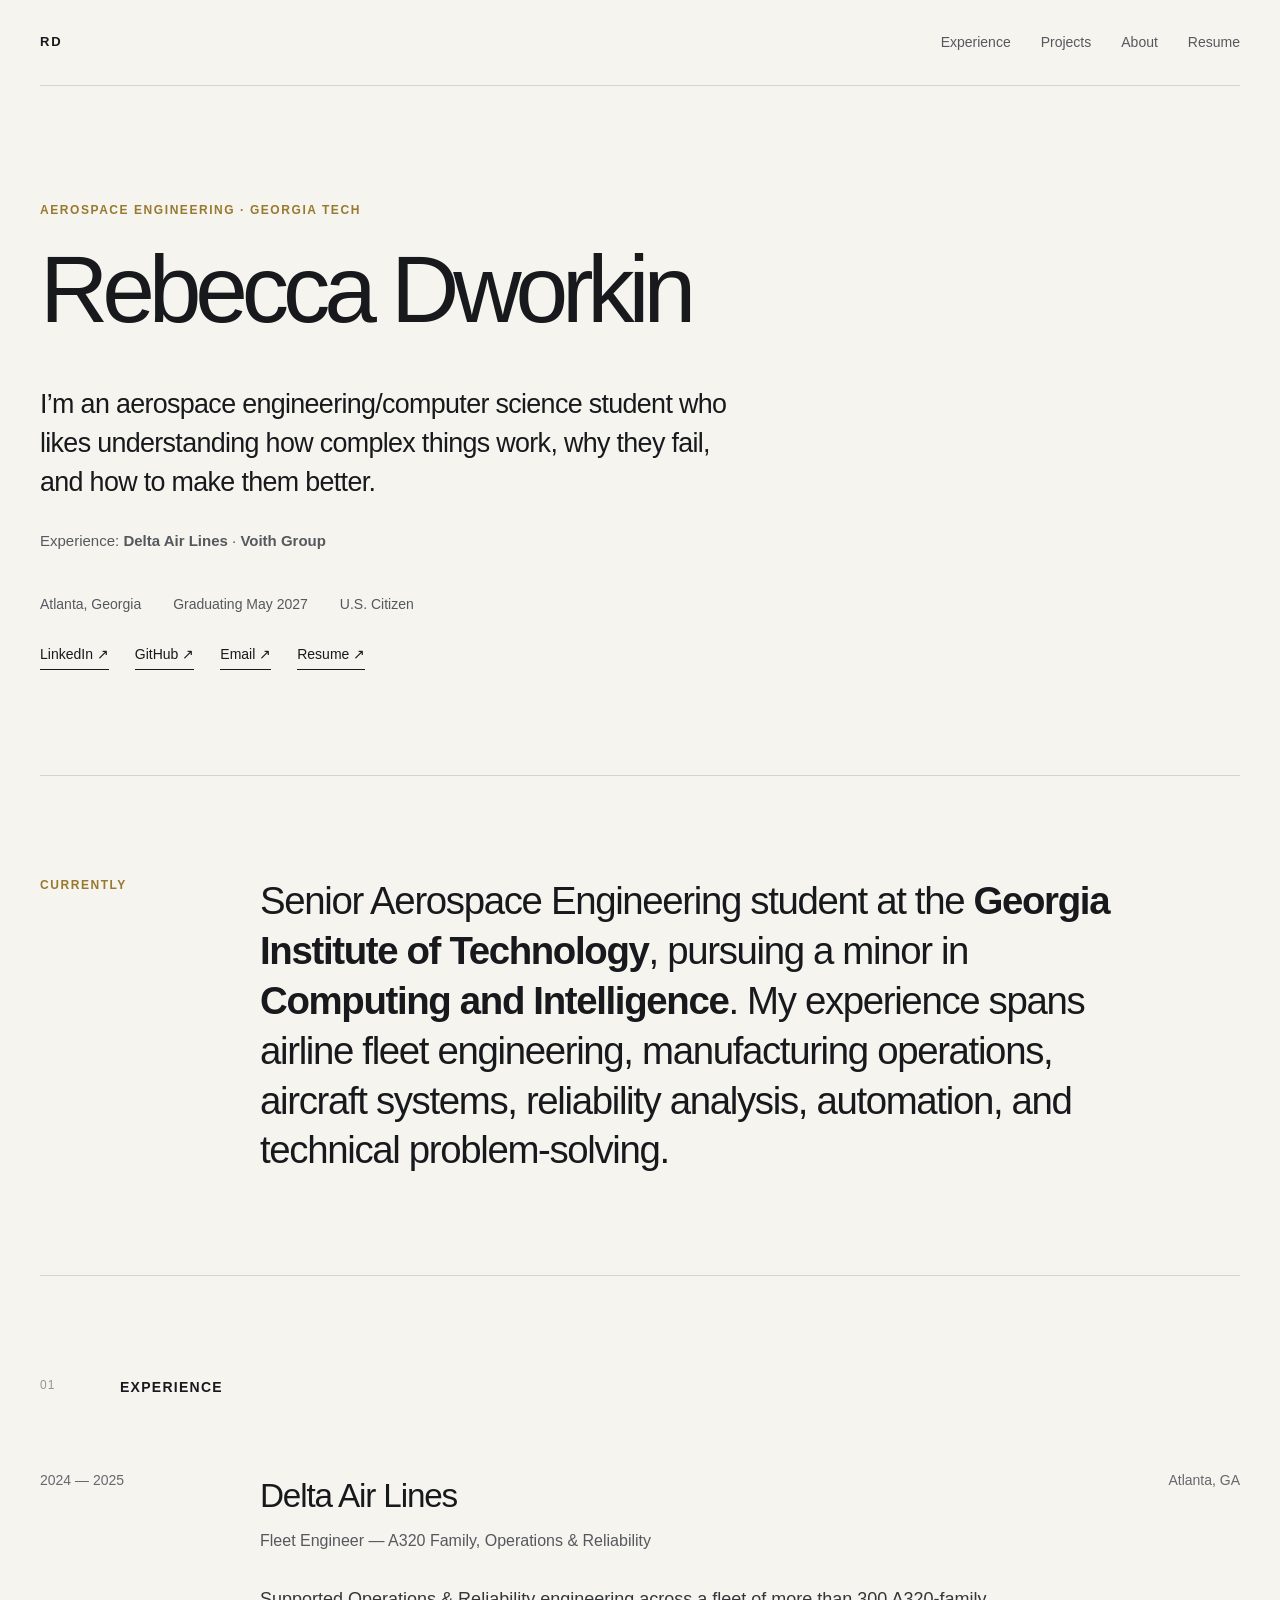
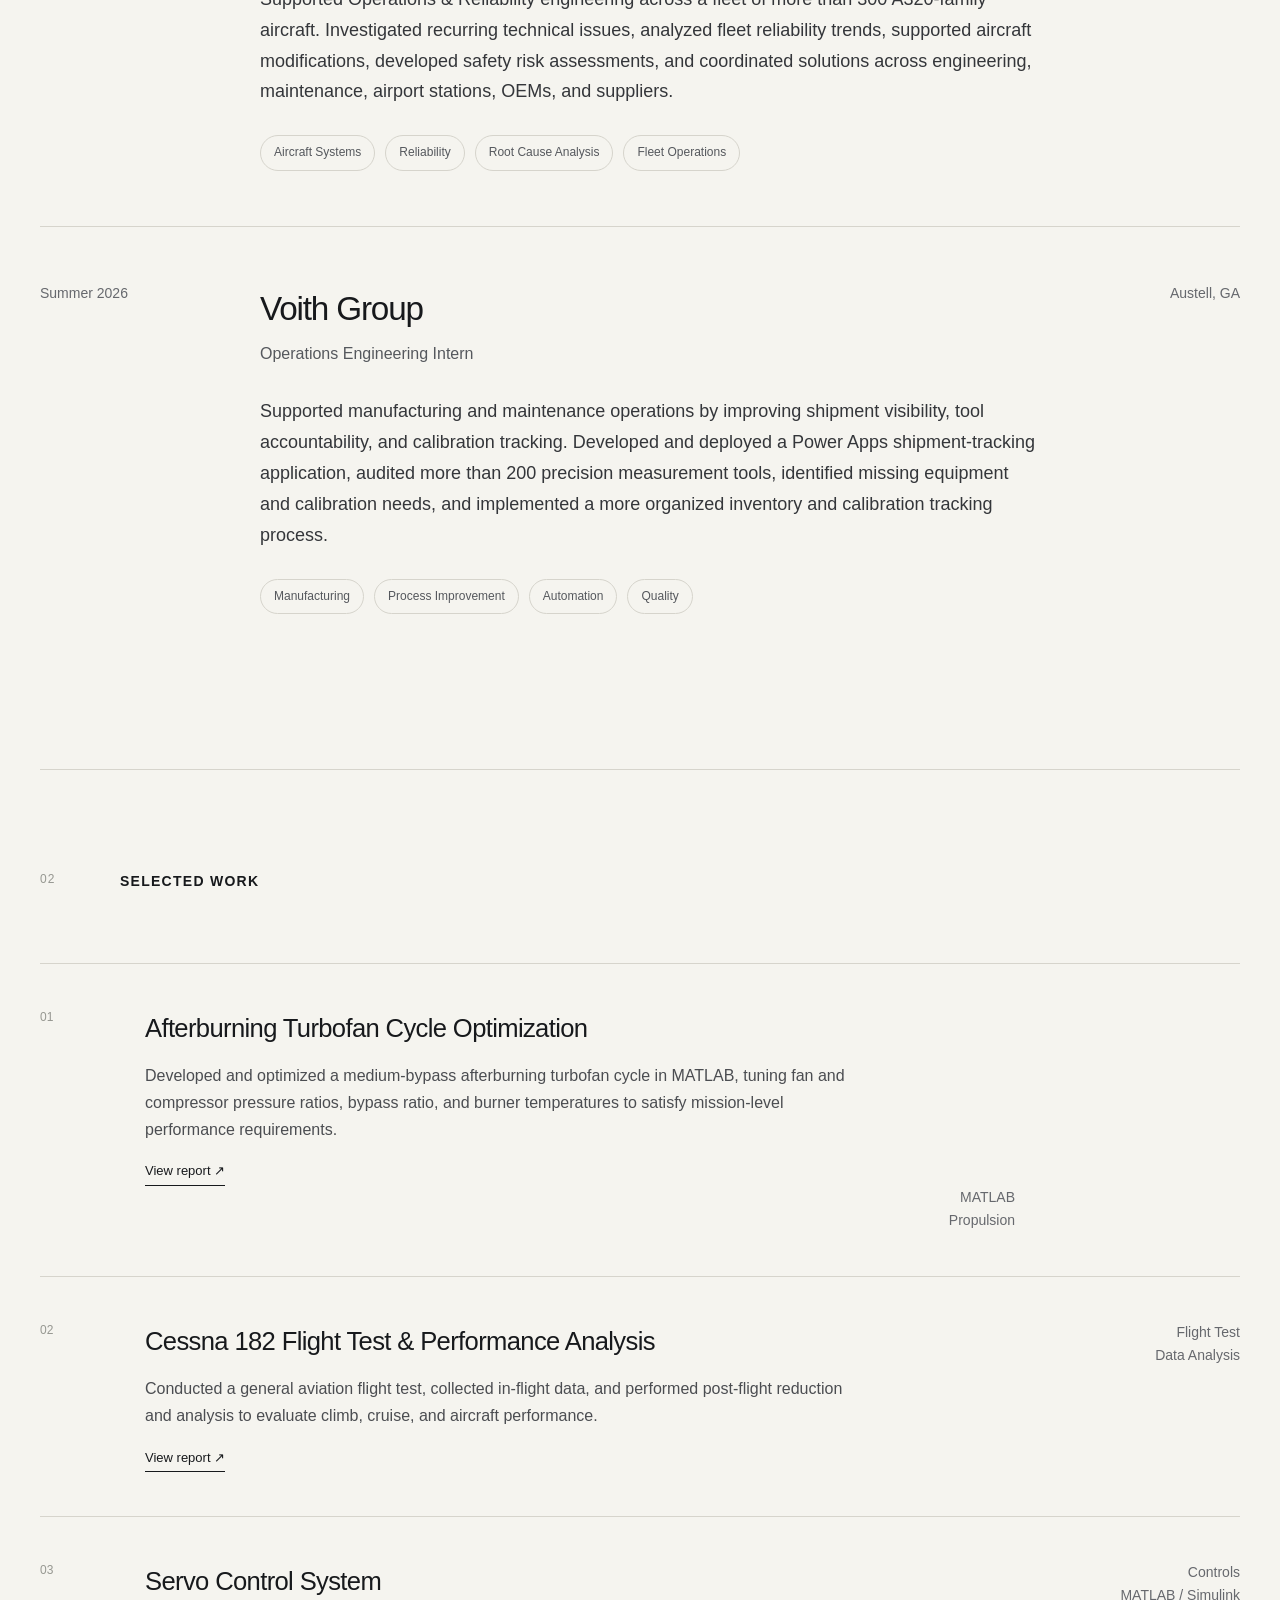
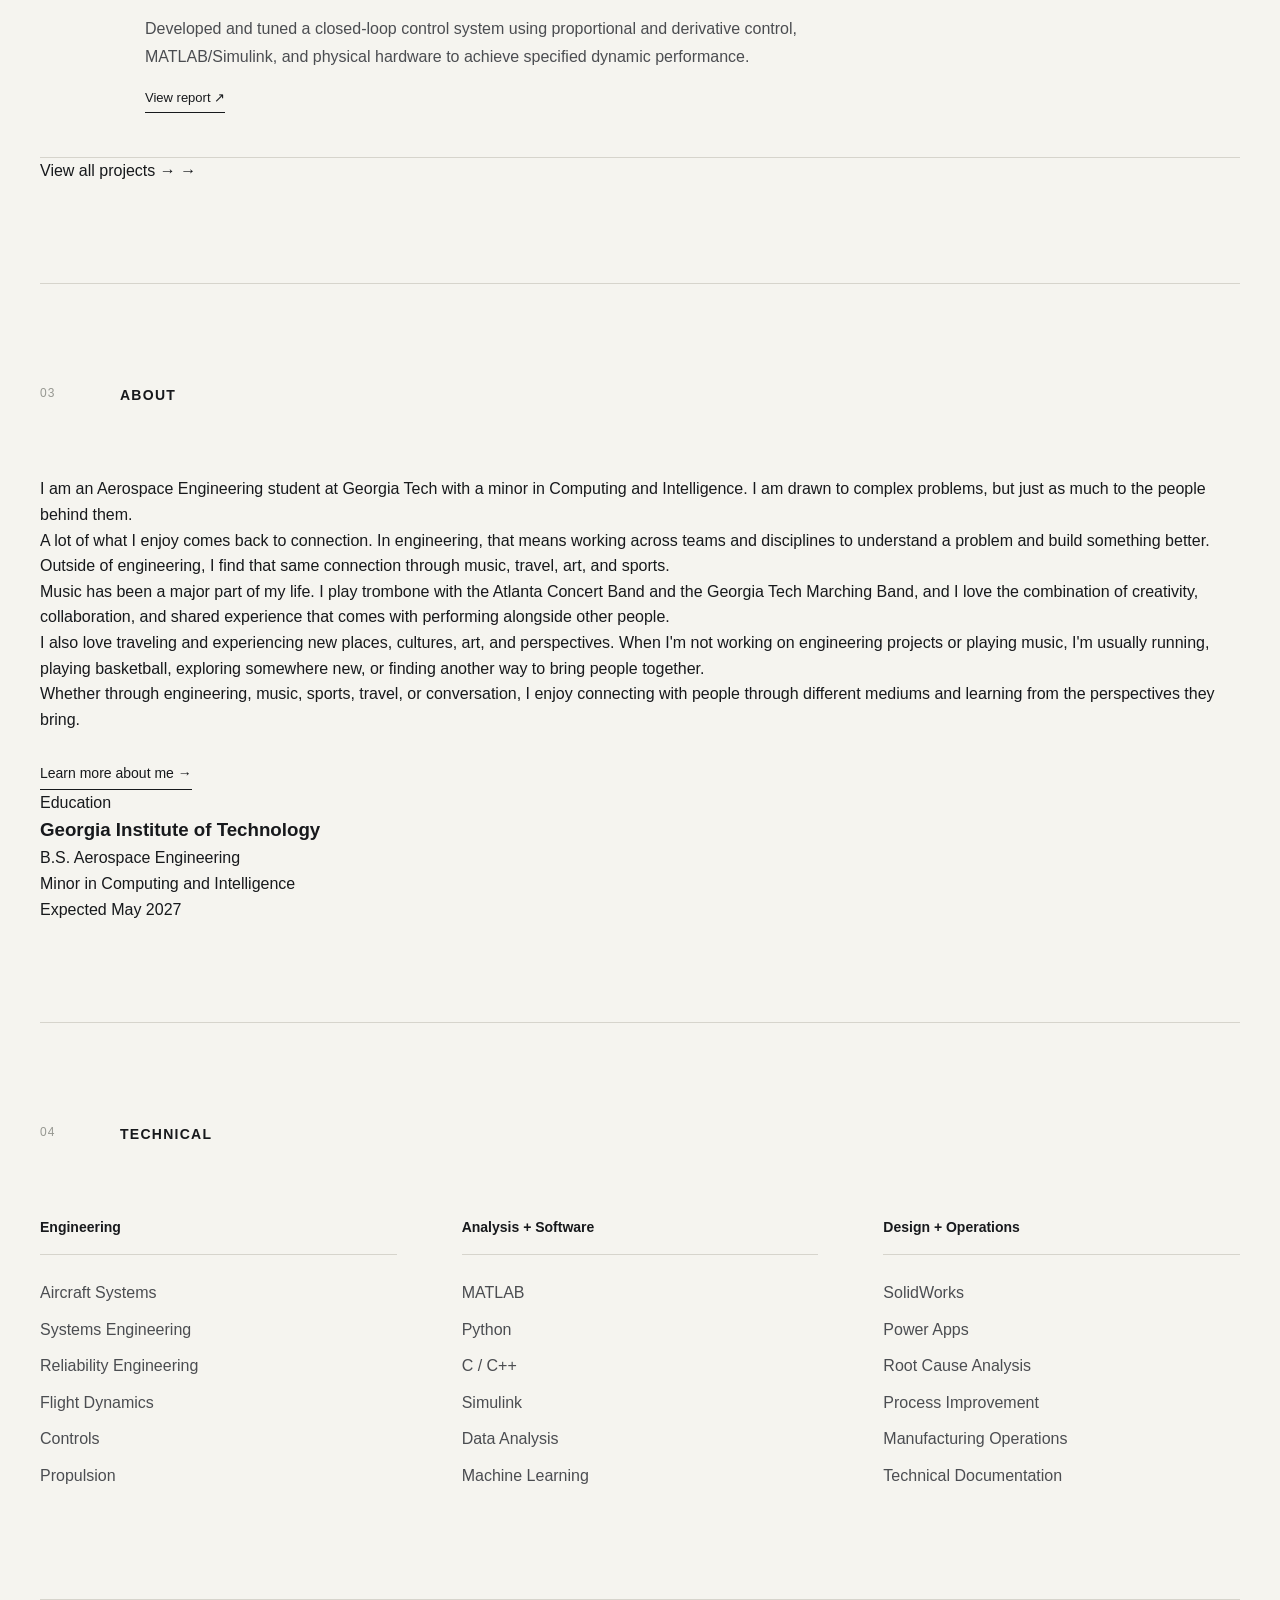
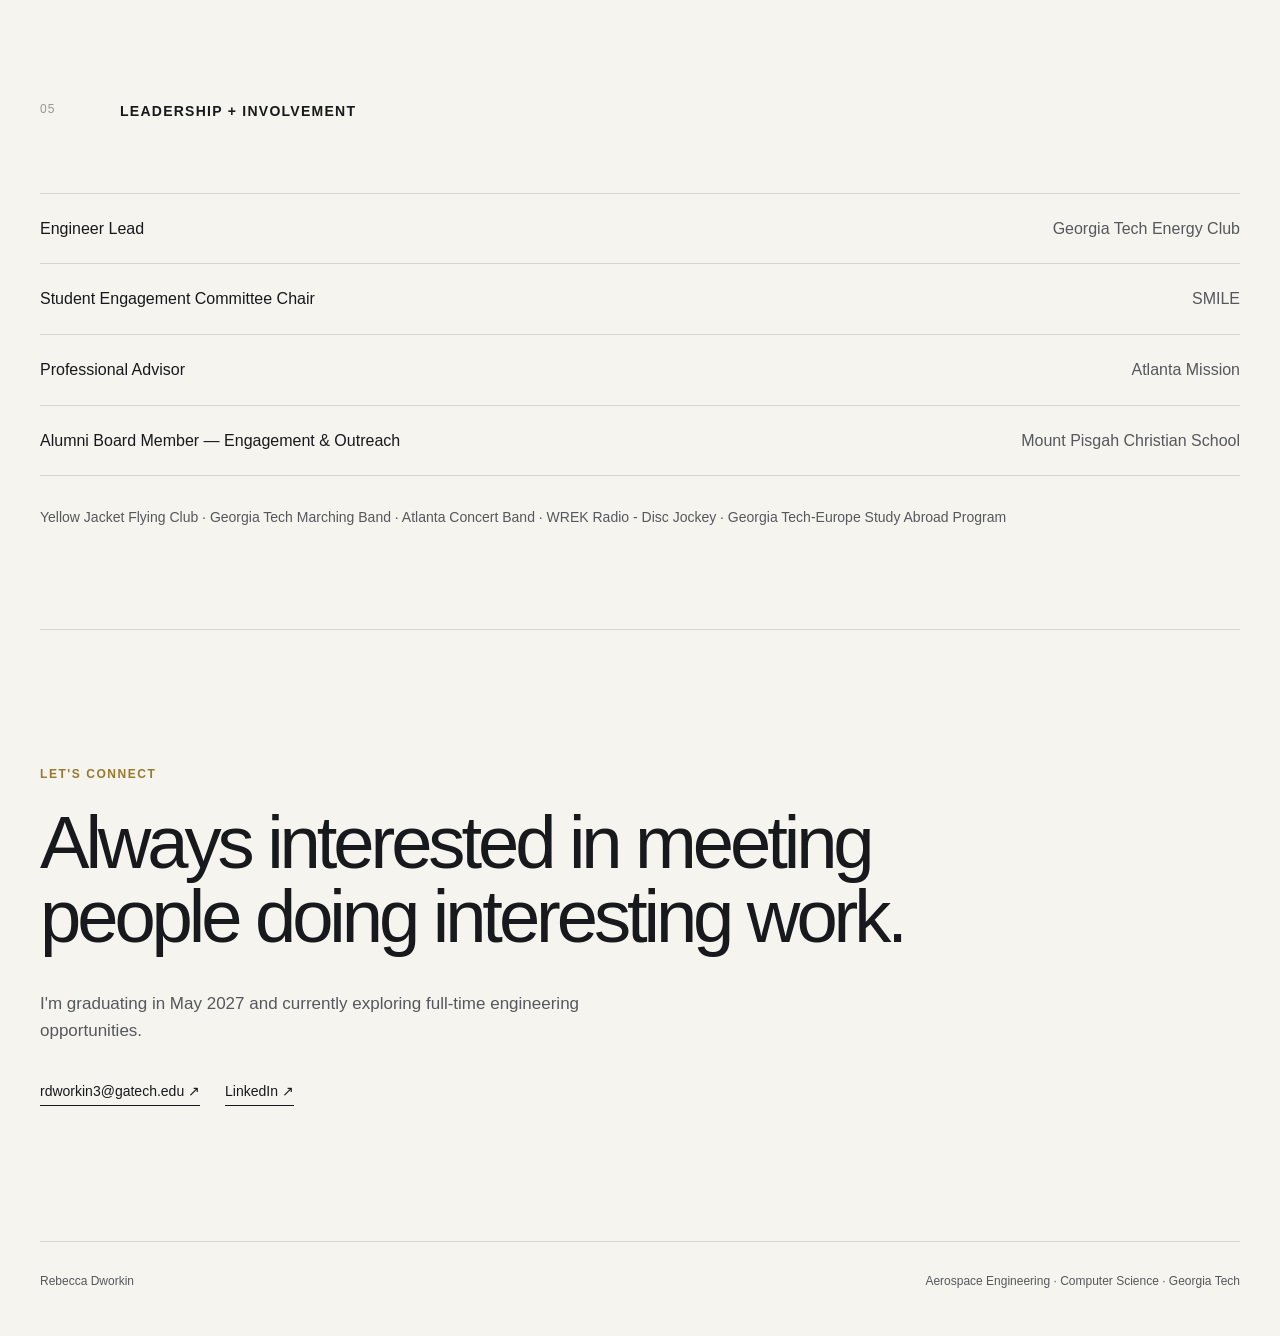
<file: index.html>
<!DOCTYPE html>
<html lang="en">

<head>
    <meta charset="UTF-8">

    <meta
        name="viewport"
        content="width=device-width, initial-scale=1.0"
    >

    <meta
        name="description"
        content="Rebecca Dworkin — Aerospace Engineering student at Georgia Tech. Systems, reliability, operations, and data-driven engineering."
    >

    <title>Rebecca Dworkin | Aerospace Engineering</title>

    <link rel="stylesheet" href="style.css">
</head>


<body>

    <!-- NAVIGATION -->

    <nav class="site-nav">

        <a class="nav-name" href="#top">
            RD
        </a>

        <div class="nav-links">
            <a href="#experience">Experience</a>
            <a href="projects.html">Projects</a>
            <a href="about.html">About</a>
            <a href="Dworkin_Rebecca_2026.pdf" target="_blank">Resume</a>
        </div>

    </nav>



    <!-- HERO -->

    <header class="hero" id="top">

        <p class="hero-label">
            Aerospace Engineering · Georgia Tech
        </p>

        <h1>
            Rebecca Dworkin
        </h1>

        <p class="hero-description">
            I’m an aerospace engineering/computer science student who likes understanding how complex things work, why they fail, and how to make them better.
        </p>

        <p class="hero-companies">
            Experience:
            <strong>Delta Air Lines</strong>
            ·
            <strong>Voith Group</strong>
        </p>

        <div class="hero-meta">
            <span>Atlanta, Georgia</span>
            <span>Graduating May 2027</span>
            <span>U.S. Citizen</span>
        </div>

        <div class="hero-links">

            <a
                href="https://www.linkedin.com/in/rebeccadworkin/"
                target="_blank"
            >
                LinkedIn ↗
            </a>

            <a
                href="https://github.com/rdwor"
                target="_blank"
            >
                GitHub ↗
            </a>

            <a href="mailto:rdworkin3@gatech.edu">
                Email ↗
            </a>

            <a
                href="Dworkin_Rebecca_2026.pdf"
                target="_blank"
            >
                Resume ↗
            </a>

        </div>

    </header>



    <main>

        <!-- INTRO -->

        <section class="intro">

            <p class="eyebrow">
                Currently
            </p>

            <p class="intro-text">
                Senior Aerospace Engineering student at the
                <strong>Georgia Institute of Technology</strong>,
                pursuing a minor in
                <strong>Computing and Intelligence</strong>.
                My experience spans airline fleet engineering,
                manufacturing operations, aircraft systems,
                reliability analysis, automation, and technical
                problem-solving.
            </p>

        </section>



        <!-- EXPERIENCE -->

        <section id="experience">

            <div class="section-heading">

                <p class="section-number">
                    01
                </p>

                <h2>
                    Experience
                </h2>

            </div>


            <!-- DELTA -->

            <article class="experience-entry">

                <div class="entry-date">
                    2024 — 2025
                </div>

                <div class="entry-content">

                    <div class="entry-heading">

                        <div>

                            <h3>
                                Delta Air Lines
                            </h3>

                            <p class="role">
                                Fleet Engineer — A320 Family,
                                Operations & Reliability
                            </p>

                        </div>

                        <p class="location">
                            Atlanta, GA
                        </p>

                    </div>

                    <p class="entry-description">
                        Supported Operations & Reliability engineering
                        across a fleet of more than 300 A320-family
                        aircraft. Investigated recurring technical
                        issues, analyzed fleet reliability trends,
                        supported aircraft modifications, developed
                        safety risk assessments, and coordinated
                        solutions across engineering, maintenance,
                        airport stations, OEMs, and suppliers.
                    </p>

                    <div class="tags">
                        <span>Aircraft Systems</span>
                        <span>Reliability</span>
                        <span>Root Cause Analysis</span>
                        <span>Fleet Operations</span>
                    </div>

                </div>

            </article>



            <!-- VOITH -->

            <article class="experience-entry">

                <div class="entry-date">
                    Summer 2026
                </div>

                <div class="entry-content">

                    <div class="entry-heading">

                        <div>

                            <h3>
                                Voith Group
                            </h3>

                            <p class="role">
                                Operations Engineering Intern
                            </p>

                        </div>

                        <p class="location">
                            Austell, GA
                        </p>

                    </div>

                    <p class="entry-description">
                        Supported manufacturing and maintenance operations by improving
                        shipment visibility, tool accountability, and calibration tracking.
                        Developed and deployed a Power Apps shipment-tracking application,
                        audited more than 200 precision measurement tools, identified
                        missing equipment and calibration needs, and implemented a more
                        organized inventory and calibration tracking process.
                    </p>

                    <div class="tags">
                        <span>Manufacturing</span>
                        <span>Process Improvement</span>
                        <span>Automation</span>
                        <span>Quality</span>
                    </div>

                </div>

            </article>

        </section>



        <!-- SELECTED WORK -->

        <section id="projects">

            <div class="section-heading">

                <p class="section-number">
                    02
                </p>

                <h2>
                    Selected Work
                </h2>

            </div>


            <div class="project-list">


                <article class="project">

                    <div class="project-number">
                        01
                    </div>

                    <div class="project-main">

                        <h3>
                            Afterburning Turbofan Cycle Optimization
                        </h3>

                        <p>
                            Developed and optimized a medium-bypass
                            afterburning turbofan cycle in MATLAB,
                            tuning fan and compressor pressure ratios,
                            bypass ratio, and burner temperatures to
                            satisfy mission-level performance
                            requirements.
                        </p>
                        <div class = "project-links">
                            <a
                                href="turbofan-cycle-report.pdf"
                                target="_blank"
                            >
                                View report ↗
                            </a>

                    </div>

                    <div class="project-tools">
                        MATLAB<br>
                        Propulsion
                    </div>

                </article>



                <article class="project">

                    <div class="project-number">
                        02
                    </div>

                    <div class="project-main">

                        <h3>
                            Cessna 182 Flight Test & Performance Analysis
                        </h3>

                        <p>
                            Conducted a general aviation flight test,
                            collected in-flight data, and performed
                            post-flight reduction and analysis to
                            evaluate climb, cruise, and aircraft
                            performance.
                        </p>
                        <div class="project-links">
                            <a
                                href="flight-test-report.pdf"
                                target="_blank"
                            >
                                View report ↗
                            </a>
                        </div>

                    </div>

                    <div class="project-tools">
                        Flight Test<br>
                        Data Analysis
                    </div>

                </article>



                <article class="project">

                    <div class="project-number">
                        03
                    </div>

                    <div class="project-main">

                        <h3>
                            Servo Control System
                        </h3>

                        <p>
                            Developed and tuned a closed-loop control
                            system using proportional and derivative
                            control, MATLAB/Simulink, and physical
                            hardware to achieve specified dynamic
                            performance.
                        </p>
                        <div class="project-links">
                    <a
                        href="servo-control-report.pdf"
                        target="_blank"
                    >
                        View report ↗
                    </a>
                </div>


                    </div>

                    <div class="project-tools">
                        Controls<br>
                        MATLAB / Simulink
                    </div>

                </article>
                <div class="view-all-projects">
                    <a href="projects.html">
                        View all projects →
                        <span class="arrow">→</span>
                    </a>
                </div>
            </div>

        </section>



        <!-- ABOUT -->

        <section id="about">

            <div class="section-heading">

                <p class="section-number">
                    03
                </p>

                <h2>
                    About
                </h2>

            </div>


            <div class="about-grid">


                <div class="about-copy">

    <p>
        I am an Aerospace Engineering student at Georgia Tech
        with a minor in Computing and Intelligence. I am drawn
        to complex problems, but just as much to the people
        behind them.
    </p>

    <p>
        A lot of what I enjoy comes back to connection. In
        engineering, that means working across teams and
        disciplines to understand a problem and build something
        better. Outside of engineering, I find that same
        connection through music, travel, art, and sports.
    </p>

    <p>
        Music has been a major part of my life. I play trombone
        with the Atlanta Concert Band and the Georgia Tech
        Marching Band, and I love the combination of creativity,
        collaboration, and shared experience that comes with
        performing alongside other people.
    </p>

    <p>
        I also love traveling and experiencing new places,
        cultures, art, and perspectives. When I'm not working
        on engineering projects or playing music, I'm usually
        running, playing basketball, exploring somewhere new,
        or finding another way to bring people together.
    </p>

    <p>
        Whether through engineering, music, sports, travel, or
        conversation, I enjoy connecting with people through
        different mediums and learning from the perspectives
        they bring.
    </p>
    <div class="about-link">
        <a href="about.html">
            Learn more about me →
        </a>
    </div>
</div>


                <div class="education-card">

                    <p class="small-label">
                        Education
                    </p>

                    <h3>
                        Georgia Institute of Technology
                    </h3>

                    <p>
                        B.S. Aerospace Engineering
                    </p>

                    <p>
                        Minor in Computing and Intelligence
                    </p>

                    <p class="muted">
                        Expected May 2027
                    </p>

                </div>


            </div>

        </section>



        <!-- TECHNICAL -->

        <section>

            <div class="section-heading">

                <p class="section-number">
                    04
                </p>

                <h2>
                    Technical
                </h2>

            </div>


            <div class="skills-grid">


                <div class="skill-column">

                    <h3>
                        Engineering
                    </h3>

                    <p>Aircraft Systems</p>
                    <p>Systems Engineering</p>
                    <p>Reliability Engineering</p>
                    <p>Flight Dynamics</p>
                    <p>Controls</p>
                    <p>Propulsion</p>

                </div>


                <div class="skill-column">

                    <h3>
                        Analysis + Software
                    </h3>

                    <p>MATLAB</p>
                    <p>Python</p>
                    <p>C / C++</p>
                    <p>Simulink</p>
                    <p>Data Analysis</p>
                    <p>Machine Learning</p>

                </div>


                <div class="skill-column">

                    <h3>
                        Design + Operations
                    </h3>

                    <p>SolidWorks</p>
                    <p>Power Apps</p>
                    <p>Root Cause Analysis</p>
                    <p>Process Improvement</p>
                    <p>Manufacturing Operations</p>
                    <p>Technical Documentation</p>

                </div>


            </div>

        </section>



        <!-- LEADERSHIP -->

        <section>

            <div class="section-heading">

                <p class="section-number">
                    05
                </p>

                <h2>
                    Leadership + Involvement
                </h2>

            </div>


            <div class="leadership-list">

                <div class="leadership-row">
                    <span>Engineer Lead</span>
                    <span>Georgia Tech Energy Club</span>
                </div>

                <div class="leadership-row">
                    <span>Student Engagement Committee Chair</span>
                    <span>SMILE</span>
                </div>

                <div class="leadership-row">
                    <span>Professional Advisor</span>
                    <span>Atlanta Mission</span>
                </div>
                <div class="leadership-row">
                    <span>Alumni Board Member — Engagement & Outreach</span>
                    <span>Mount Pisgah Christian School</span>
                </div>

            </div>


            <p class="additional-involvement">
                Yellow Jacket Flying Club ·
                Georgia Tech Marching Band ·
                Atlanta Concert Band ·
                WREK Radio - Disc Jockey ·
                Georgia Tech-Europe Study Abroad Program
            </p>

        </section>



        <!-- CONTACT -->

        <section class="contact">

            <p class="eyebrow">
                Let's connect
            </p>

            <h2>
                Always interested in meeting people
        doing interesting work.
            </h2>

            <p>
                I'm graduating in May 2027 and currently exploring
        full-time engineering opportunities.
            </p>

            <div class="contact-links">

                <a href="mailto:rdworkin3@gatech.edu">
                    rdworkin3@gatech.edu ↗
                </a>

                <a
                    href="https://www.linkedin.com/in/rebeccadworkin/"
                    target="_blank"
                >
                    LinkedIn ↗
                </a>

            </div>

        </section>

    </main>



    <!-- FOOTER -->

    <footer>

        <p>
            Rebecca Dworkin
        </p>

        <p>
            Aerospace Engineering · Computer Science · Georgia Tech
        </p>

    </footer>


</body>

</html>
</file>
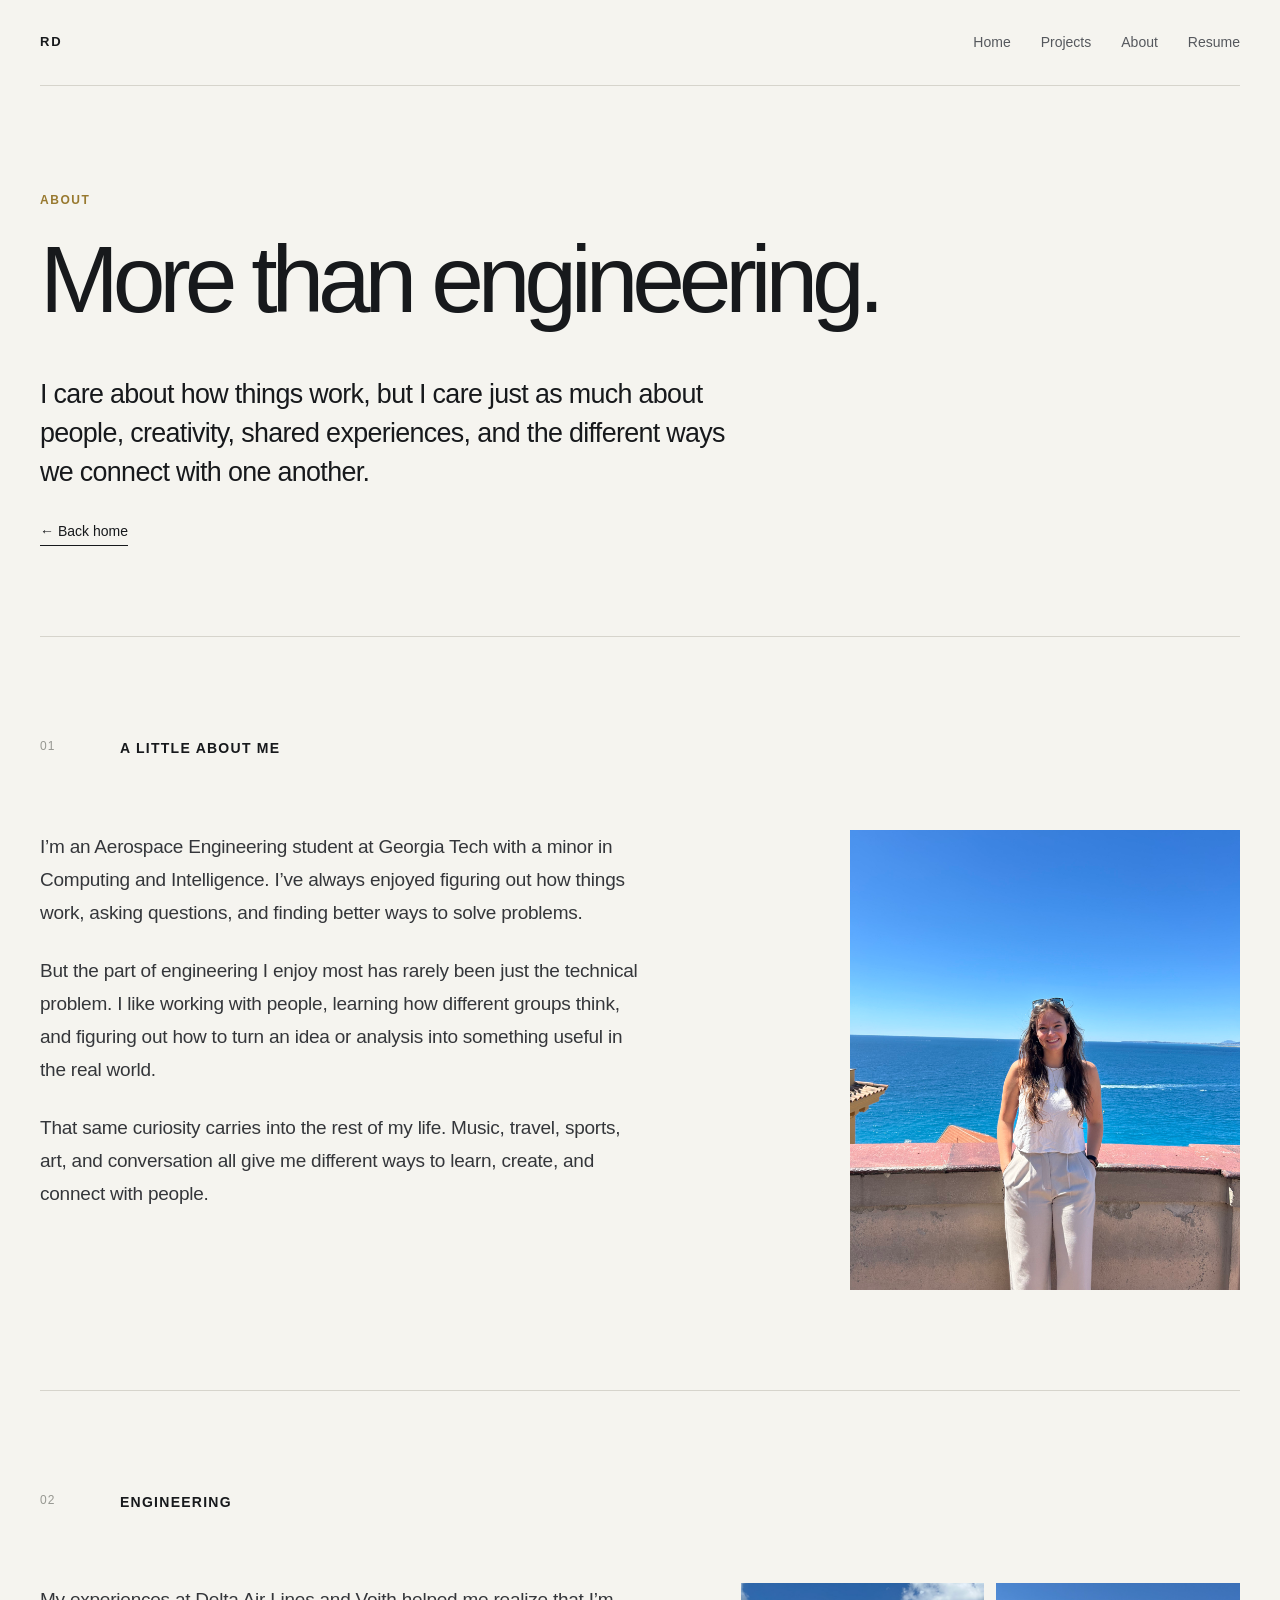
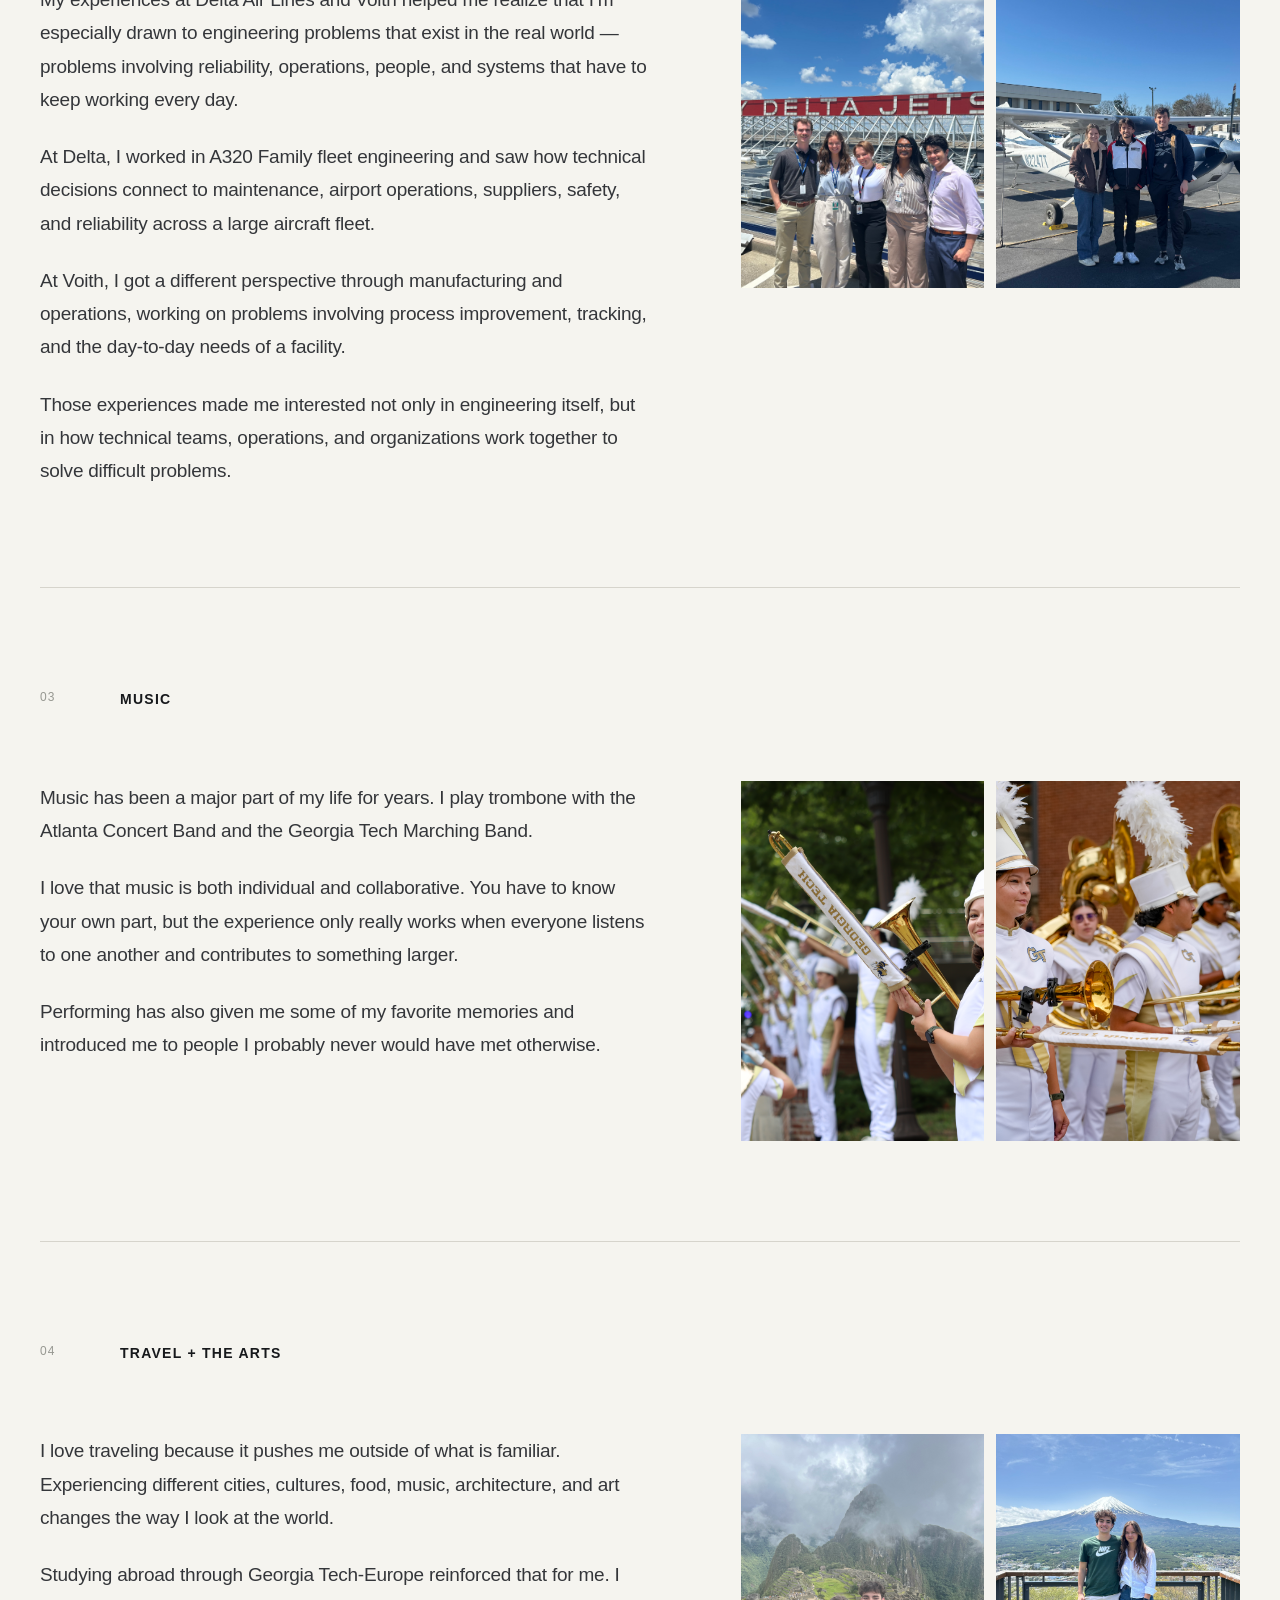
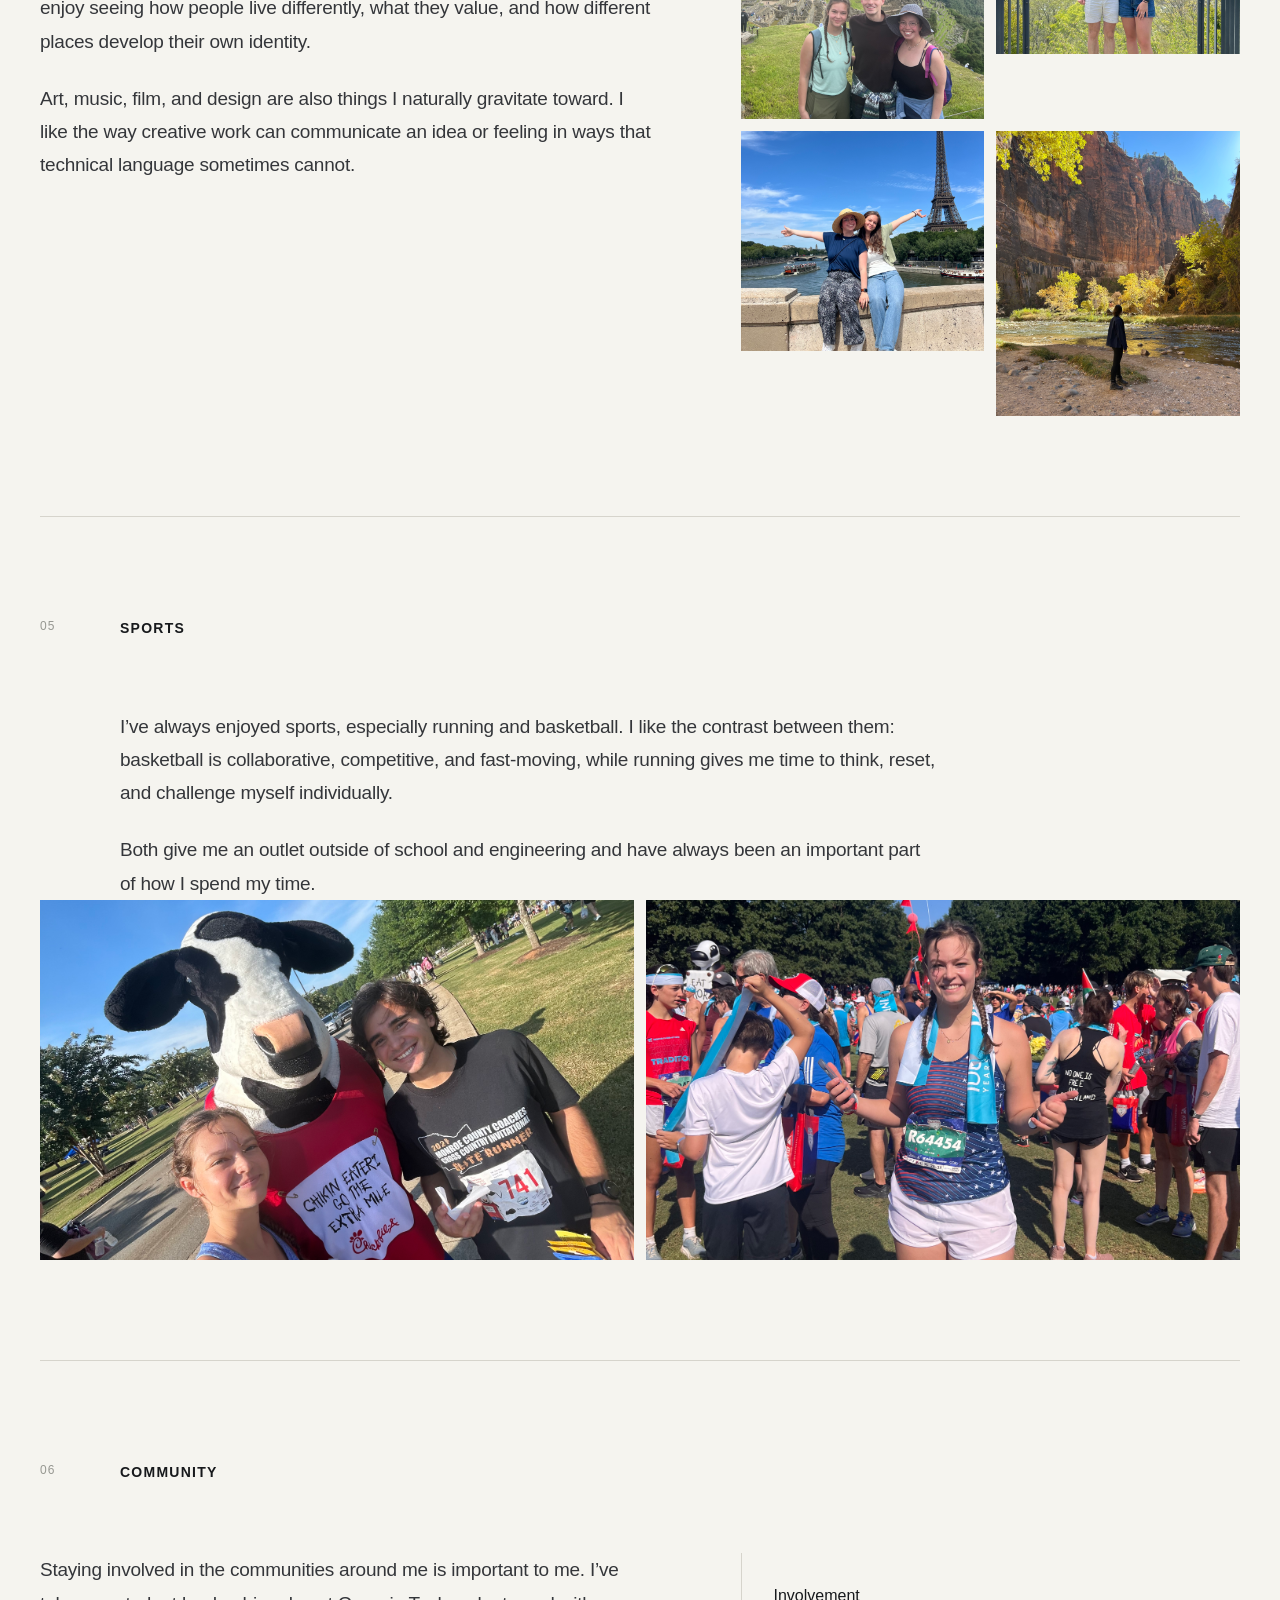
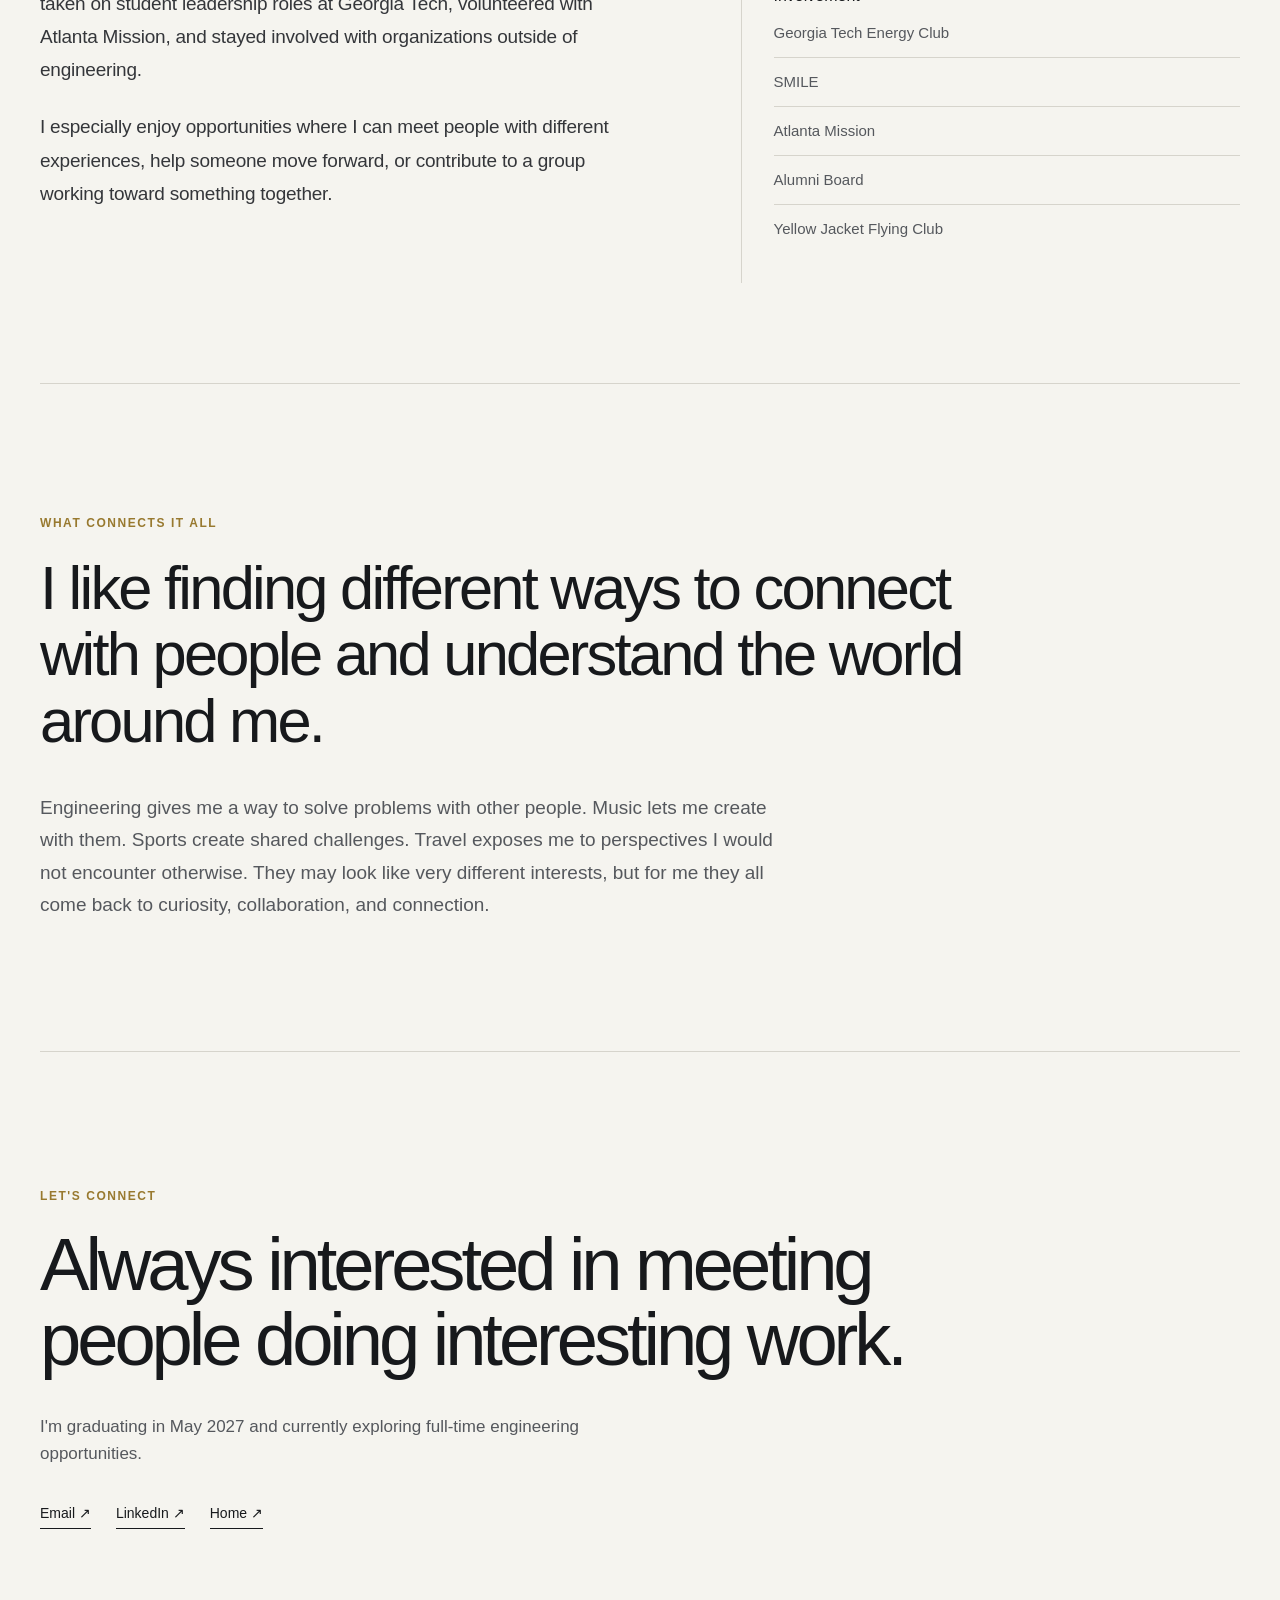
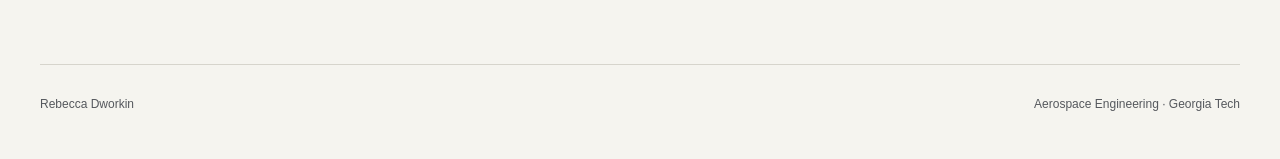
<file: about.html>
<!DOCTYPE html>
<html lang="en">

<head>
    <meta charset="UTF-8">

    <meta
        name="viewport"
        content="width=device-width, initial-scale=1.0"
    >

    <meta
        name="description"
        content="About Rebecca Dworkin — aerospace engineering, music, travel, sports, and community."
    >

    <title>About | Rebecca Dworkin</title>

    <link rel="stylesheet" href="style.css">
</head>


<body>


    <!-- =========================================
         NAVIGATION
    ========================================== -->

    <nav class="site-nav">

        <a class="nav-name" href="index.html">
            RD
        </a>

        <div class="nav-links">

            <a href="index.html">
                Home
            </a>

            <a href="projects.html">
                Projects
            </a>

            <a href="about.html">
                About
            </a>

            <a
                href="Dworkin_Rebecca_2026.pdf"
                target="_blank"
            >
                Resume
            </a>

        </div>

    </nav>



    <!-- =========================================
         HERO
    ========================================== -->

    <header class="hero about-hero">

        <p class="hero-label">
            About
        </p>

        <h1>
            More than engineering.
        </h1>

        <p class="hero-description">
            I care about how things work, but I care just as much
            about people, creativity, shared experiences, and the
            different ways we connect with one another.
        </p>

        <div class="hero-links">

            <a href="index.html">
                ← Back home
            </a>

        </div>

    </header>



    <main>


        <!-- =========================================
             01 — ABOUT ME
        ========================================== -->

        <section>

            <div class="section-heading">

                <p class="section-number">
                    01
                </p>

                <h2>
                    A little about me
                </h2>

            </div>


            <div class="about-story-grid">

                <div class="about-story-copy">

                    <p>
                        I’m an Aerospace Engineering student at
                        Georgia Tech with a minor in Computing and
                        Intelligence. I’ve always enjoyed figuring
                        out how things work, asking questions, and
                        finding better ways to solve problems.
                    </p>

                    <p>
                        But the part of engineering I enjoy most
                        has rarely been just the technical problem.
                        I like working with people, learning how
                        different groups think, and figuring out
                        how to turn an idea or analysis into
                        something useful in the real world.
                    </p>

                    <p>
                        That same curiosity carries into the rest
                        of my life. Music, travel, sports, art,
                        and conversation all give me different
                        ways to learn, create, and connect with
                        people.
                    </p>

                </div>


                <div class="about-feature-image">

                    <img
                        src="Pictures/profile.jpeg"
                        alt="Rebecca Dworkin"
                    >

                </div>

            </div>

        </section>



        <!-- =========================================
             02 — ENGINEERING
        ========================================== -->

        <section>

            <div class="section-heading">

                <p class="section-number">
                    02
                </p>

                <h2>
                    Engineering
                </h2>

            </div>


            <div class="about-story-grid">

                <div class="about-story-copy">

                    <p>
                        My experiences at Delta Air Lines and Voith
                        helped me realize that I’m especially drawn
                        to engineering problems that exist in the
                        real world — problems involving reliability,
                        operations, people, and systems that have to
                        keep working every day.
                    </p>

                    <p>
                        At Delta, I worked in A320 Family fleet
                        engineering and saw how technical decisions
                        connect to maintenance, airport operations,
                        suppliers, safety, and reliability across a
                        large aircraft fleet.
                    </p>

                    <p>
                        At Voith, I got a different perspective
                        through manufacturing and operations,
                        working on problems involving process
                        improvement, tracking, and the day-to-day
                        needs of a facility.
                    </p>

                    <p>
                        Those experiences made me interested not only
                        in engineering itself, but in how technical
                        teams, operations, and organizations work
                        together to solve difficult problems.
                    </p>

                </div>


                <div class="engineering-images">

                    <img
                        src="Pictures/delta1.jpeg"
                        alt="Rebecca working around a Delta aircraft"
                    >

                    <img
                        src="Pictures/flight_test.jpeg"
                        alt="Georgia Tech flight test"
                    >

                </div>

            </div>

        </section>



        <!-- =========================================
             03 — MUSIC
        ========================================== -->

        <section>

            <div class="section-heading">

                <p class="section-number">
                    03
                </p>

                <h2>
                    Music
                </h2>

            </div>


            <div class="about-story-grid">

                <div class="about-story-copy">

                    <p>
                        Music has been a major part of my life for
                        years. I play trombone with the Atlanta
                        Concert Band and the Georgia Tech Marching
                        Band.
                    </p>

                    <p>
                        I love that music is both individual and
                        collaborative. You have to know your own
                        part, but the experience only really works
                        when everyone listens to one another and
                        contributes to something larger.
                    </p>

                    <p>
                        Performing has also given me some of my
                        favorite memories and introduced me to
                        people I probably never would have met
                        otherwise.
                    </p>

                </div>


                <div class="about-image-pair">

                    <img
                        src="Pictures/band2.JPG"
                        alt="Rebecca playing trombone with the Georgia Tech Marching Band"
                    >

                    <img
                        src="Pictures/band3.JPG"
                        alt="Georgia Tech Marching Band"
                    >

                </div>

            </div>

        </section>



        <!-- =========================================
             04 — TRAVEL + THE ARTS
        ========================================== -->

        <section>

            <div class="section-heading">

                <p class="section-number">
                    04
                </p>

                <h2>
                    Travel + the arts
                </h2>

            </div>


            <div class="about-story-grid">

                <div class="about-story-copy">

                    <p>
                        I love traveling because it pushes me
                        outside of what is familiar. Experiencing
                        different cities, cultures, food, music,
                        architecture, and art changes the way I
                        look at the world.
                    </p>

                    <p>
                        Studying abroad through Georgia Tech-Europe
                        reinforced that for me. I enjoy seeing how
                        people live differently, what they value,
                        and how different places develop their own
                        identity.
                    </p>

                    <p>
                        Art, music, film, and design are also things
                        I naturally gravitate toward. I like the
                        way creative work can communicate an idea
                        or feeling in ways that technical language
                        sometimes cannot.
                    </p>

                </div>


                <div class="about-image-grid">

                    <img
                        src="Pictures/peru.jpeg"
                        alt="Travel in Peru"
                    >

                    <img
                        src="Pictures/japan.jpeg"
                        alt="Travel in Japan"
                    >

                    <img
                        src="Pictures/paris.jpeg"
                        alt="Travel in Paris"
                    >

                    <img
                        src="Pictures/zion.jpeg"
                        alt="Zion National Park"
                    >

                </div>

            </div>

        </section>



        <!-- =========================================
             05 — SPORTS
        ========================================== -->

        <section>

            <div class="section-heading">

                <p class="section-number">
                    05
                </p>

                <h2>
                    Sports
                </h2>

            </div>


            <div class="about-text-wide">

                <p>
                    I’ve always enjoyed sports, especially running
                    and basketball. I like the contrast between
                    them: basketball is collaborative, competitive,
                    and fast-moving, while running gives me time
                    to think, reset, and challenge myself
                    individually.
                </p>

                <p>
                    Both give me an outlet outside of school and
                    engineering and have always been an important
                    part of how I spend my time.
                </p>

            </div>
                <div class="about-image-pair">

                    <img
                        src="Pictures/run1.jpeg"
                        alt="Running"
                    >

                    <img
                        src="Pictures/run2.jpeg"
                        alt="Running"
                    >

                </div>

        </section>



        <!-- =========================================
             06 — COMMUNITY
        ========================================== -->

        <section>

            <div class="section-heading">

                <p class="section-number">
                    06
                </p>

                <h2>
                    Community
                </h2>

            </div>


            <div class="about-story-grid">

                <div class="about-story-copy">

                    <p>
                        Staying involved in the communities around
                        me is important to me. I’ve taken on student
                        leadership roles at Georgia Tech,
                        volunteered with Atlanta Mission, and
                        stayed involved with organizations outside
                        of engineering.
                    </p>

                    <p>
                        I especially enjoy opportunities where I
                        can meet people with different experiences,
                        help someone move forward, or contribute
                        to a group working toward something
                        together.
                    </p>

                </div>


                <div class="about-feature-card">

                    <p class="small-label">
                        Involvement
                    </p>

                    <p>
                        Georgia Tech Energy Club
                    </p>

                    <p>
                        SMILE
                    </p>

                    <p>
                        Atlanta Mission
                    </p>

                    <p>
                        Alumni Board
                    </p>

                    <p>
                        Yellow Jacket Flying Club
                    </p>

                </div>

            </div>

        </section>



        <!-- =========================================
             CLOSING
        ========================================== -->

        <section class="about-closing">

            <p class="eyebrow">
                What connects it all
            </p>

            <h2>
                I like finding different ways to connect
                with people and understand the world around me.
            </h2>

            <p>
                Engineering gives me a way to solve problems with
                other people. Music lets me create with them.
                Sports create shared challenges. Travel exposes me
                to perspectives I would not encounter otherwise.
                They may look like very different interests, but
                for me they all come back to curiosity,
                collaboration, and connection.
            </p>

        </section>



        <!-- =========================================
             CONTACT
        ========================================== -->

        <section class="contact">

            <p class="eyebrow">
                Let's connect
            </p>

            <h2>
                Always interested in meeting people
                doing interesting work.
            </h2>

            <p>
                I'm graduating in May 2027 and currently exploring
                full-time engineering opportunities.
            </p>

            <div class="contact-links">

                <a href="mailto:rdworkin3@gatech.edu">
                    Email ↗
                </a>

                <a
                    href="https://www.linkedin.com/in/rebeccadworkin/"
                    target="_blank"
                >
                    LinkedIn ↗
                </a>

                <a href="index.html">
                    Home ↗
                </a>

            </div>

        </section>


    </main>



    <!-- =========================================
         FOOTER
    ========================================== -->

    <footer>

        <p>
            Rebecca Dworkin
        </p>

        <p>
            Aerospace Engineering · Georgia Tech
        </p>

    </footer>


</body>

</html>
</file>
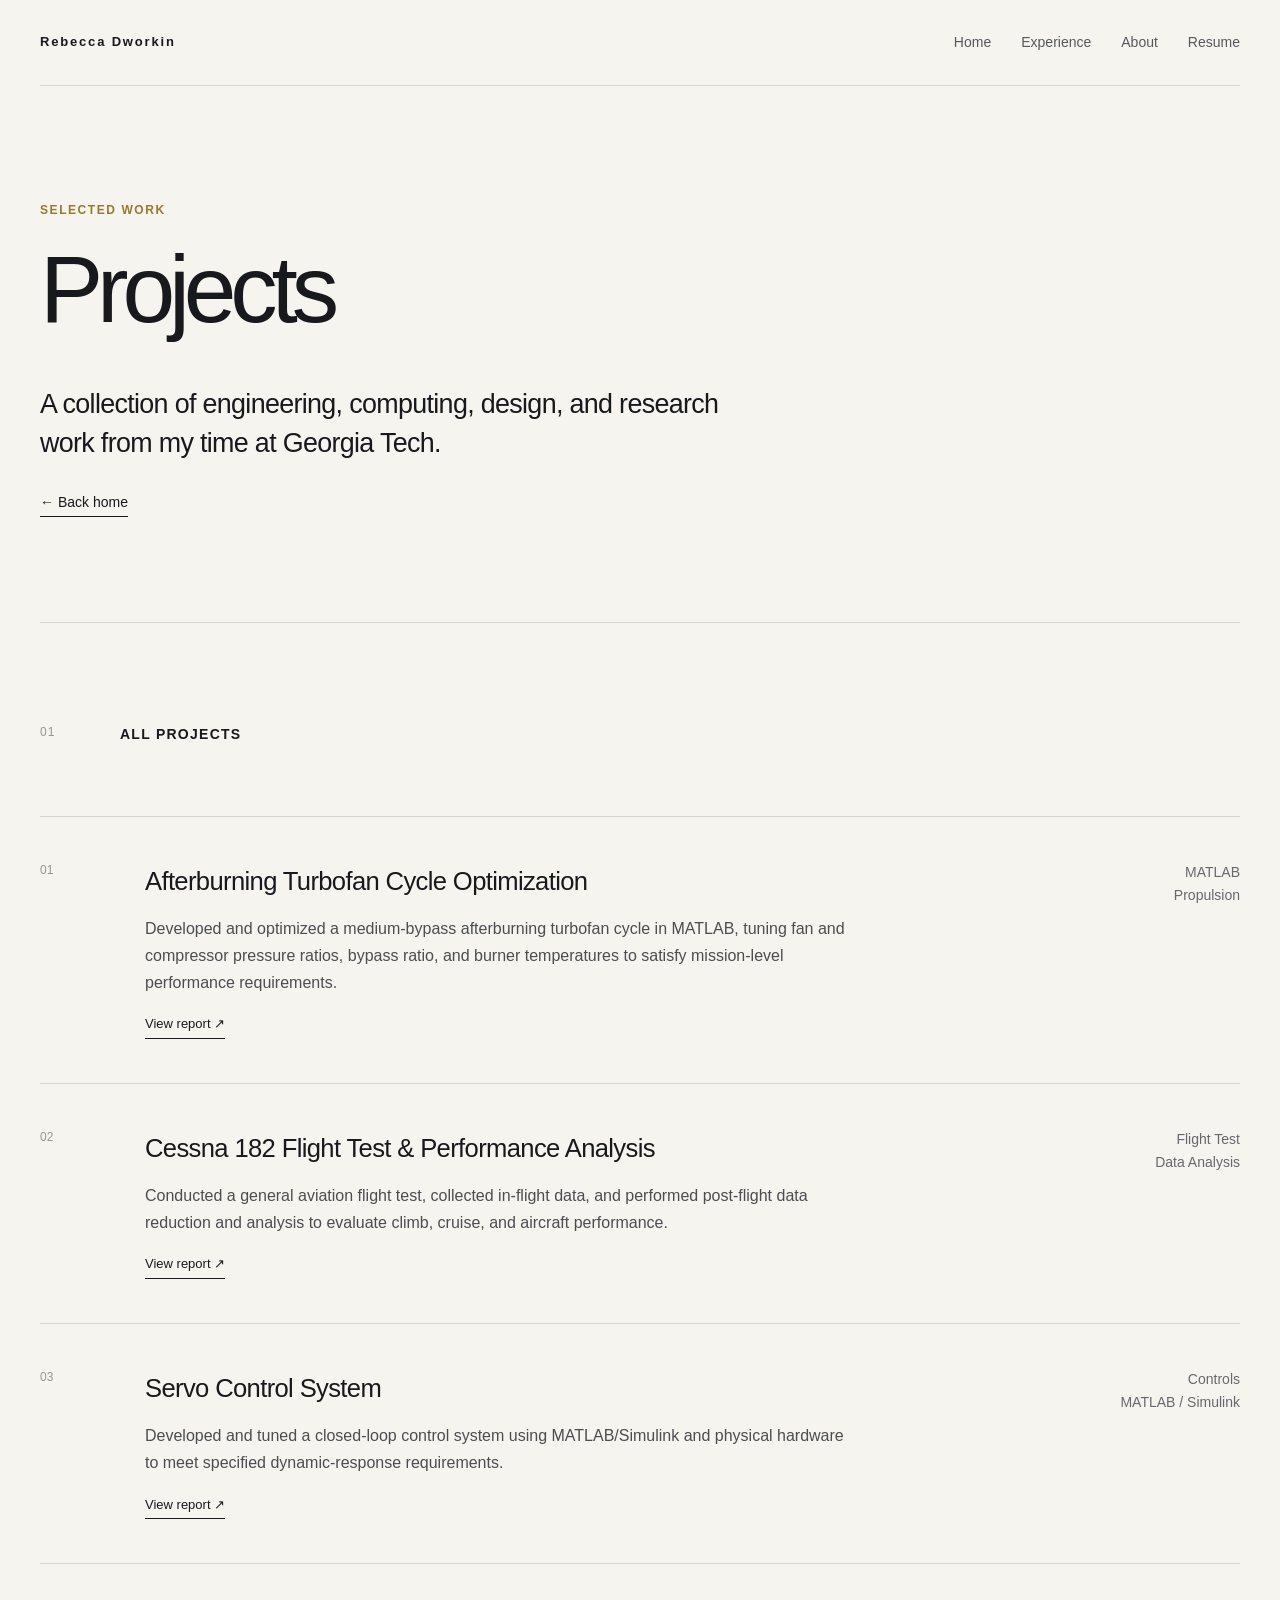
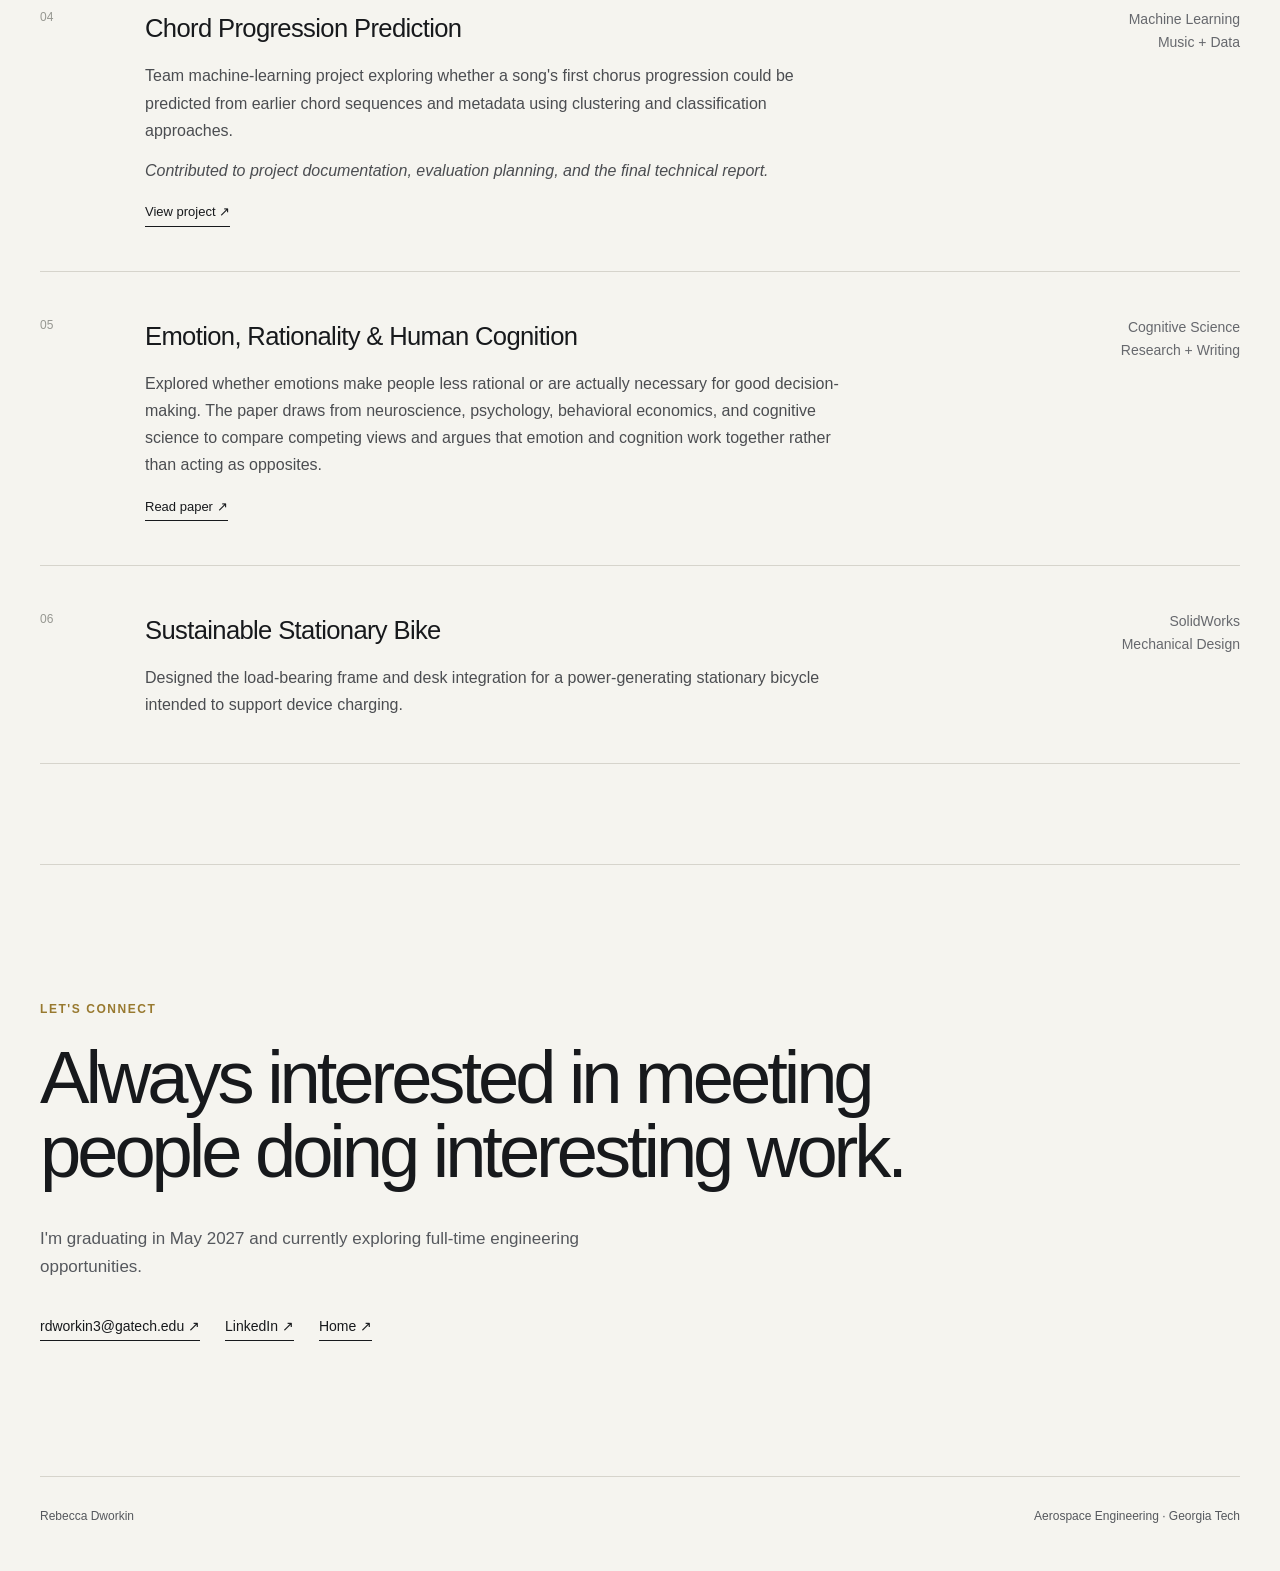
<file: projects.html>
<!DOCTYPE html>
<html lang="en">

<head>
    <meta charset="UTF-8">

    <meta
        name="viewport"
        content="width=device-width, initial-scale=1.0"
    >

    <meta
        name="description"
        content="Selected engineering, computing, and research projects by Rebecca Dworkin."
    >

    <title>Projects | Rebecca Dworkin</title>

    <link rel="stylesheet" href="style.css">
</head>


<body>


    <!-- =========================================
         NAVIGATION
    ========================================== -->

    <nav class="site-nav">

        <a class="nav-name" href="index.html">
            Rebecca Dworkin
        </a>

        <div class="nav-links">

            <a href="index.html">Home</a>
            <a href="index.html#experience">Experience</a>
            <a href="index.html#about">About</a>
            <a href="Dworkin_Rebecca_2026.pdf" target="_blank">Resume</a>
        </div>

    </nav>



    <!-- =========================================
         PAGE HEADER
    ========================================== -->

    <header class="hero" id="top">

        <p class="hero-label">
            Selected Work
        </p>

        <h1>
            Projects
        </h1>

        <p class="hero-description">
            A collection of engineering, computing,
            design, and research work from my time
            at Georgia Tech.
        </p>

        <div class="hero-links">

            <a href="index.html">
                ← Back home
            </a>

        </div>

    </header>



    <main>


        <!-- =========================================
             PROJECTS
        ========================================== -->

        <section id="projects">

            <div class="section-heading">

                <p class="section-number">
                    01
                </p>

                <h2>
                    All Projects
                </h2>

            </div>


            <div class="project-list">


                <!-- =================================
                     01 — TURBOFAN
                ================================== -->

                <article class="project">

                    <div class="project-number">
                        01
                    </div>

                    <div class="project-main">

                        <h3>
                            Afterburning Turbofan Cycle Optimization
                        </h3>

                        <p>
                            Developed and optimized a medium-bypass
                            afterburning turbofan cycle in MATLAB,
                            tuning fan and compressor pressure ratios,
                            bypass ratio, and burner temperatures to
                            satisfy mission-level performance
                            requirements.
                        </p>

                        <div class="project-links">

                            <a
                                href="turbofan-cycle-report.pdf"
                                target="_blank"
                            >
                                View report ↗
                            </a>

                        </div>

                    </div>

                    <div class="project-tools">
                        MATLAB<br>
                        Propulsion
                    </div>

                </article>



                <!-- =================================
                     02 — FLIGHT TEST
                ================================== -->

                <article class="project">

                    <div class="project-number">
                        02
                    </div>

                    <div class="project-main">

                        <h3>
                            Cessna 182 Flight Test & Performance Analysis
                        </h3>

                        <p>
                            Conducted a general aviation flight test,
                            collected in-flight data, and performed
                            post-flight data reduction and analysis
                            to evaluate climb, cruise, and aircraft
                            performance.
                        </p>

                        <div class="project-links">

                            <a
                                href="flight-test-report.pdf"
                                target="_blank"
                            >
                                View report ↗
                            </a>

                        </div>

                    </div>

                    <div class="project-tools">
                        Flight Test<br>
                        Data Analysis
                    </div>

                </article>



                <!-- =================================
                     03 — SERVO CONTROLS
                ================================== -->

                <article class="project">

                    <div class="project-number">
                        03
                    </div>

                    <div class="project-main">

                        <h3>
                            Servo Control System
                        </h3>

                        <p>
                            Developed and tuned a closed-loop control
                            system using MATLAB/Simulink and physical
                            hardware to meet specified dynamic-response
                            requirements.
                        </p>

                        <div class="project-links">

                            <a
                                href="servo-control-report.pdf"
                                target="_blank"
                            >
                                View report ↗
                            </a>

                        </div>

                    </div>

                    <div class="project-tools">
                        Controls<br>
                        MATLAB / Simulink
                    </div>

                </article>



                <!-- =================================
                     04 — MACHINE LEARNING
                ================================== -->

                <article class="project">

                    <div class="project-number">
                        04
                    </div>

                    <div class="project-main">

                        <h3>
                            Chord Progression Prediction
                        </h3>

                        <p>
                            Team machine-learning project exploring
                            whether a song's first chorus progression
                            could be predicted from earlier chord
                            sequences and metadata using clustering
                            and classification approaches.
                        </p>

                        <p class="project-contribution">
                            Contributed to project documentation,
                            evaluation planning, and the final
                            technical report.
                        </p>

                        <div class="project-links">

                            <a
                                href="https://github.com/rdwor/chord-progression-prediction/blob/main/Final_report.md"
                                target="_blank"
                            >
                                View project ↗
                            </a>
                        
                        </div>

                    </div>

                    <div class="project-tools">
                        Machine Learning<br>
                        Music + Data
                    </div>

                </article>



                <!-- =================================
                     05 — COGNITIVE SCIENCE
                ================================== -->

                <article class="project">

                    <div class="project-number">
                        05
                    </div>

                    <div class="project-main">

                        <h3>
                            Emotion, Rationality & Human Cognition
                        </h3>

                        <p>
                            Explored whether emotions make people
                            less rational or are actually necessary
                            for good decision-making. The paper draws
                            from neuroscience, psychology, behavioral
                            economics, and cognitive science to compare
                            competing views and argues that emotion and
                            cognition work together rather than acting
                            as opposites.
                        </p>

                        <div class="project-links">

                            <a
                                href="emotion-cognition-paper.pdf"
                                target="_blank"
                            >
                                Read paper ↗
                            </a>

                        </div>

                    </div>

                    <div class="project-tools">
                        Cognitive Science<br>
                        Research + Writing
                    </div>

                </article>



                <!-- =================================
                     06 — STATIONARY BIKE
                ================================== -->

                <article class="project">

                    <div class="project-number">
                        06
                    </div>

                    <div class="project-main">

                        <h3>
                            Sustainable Stationary Bike
                        </h3>

                        <p>
                            Designed the load-bearing frame and desk
                            integration for a power-generating
                            stationary bicycle intended to support
                            device charging.
                        </p>

                    </div>

                    <div class="project-tools">
                        SolidWorks<br>
                        Mechanical Design
                    </div>

                </article>


            </div>

        </section>



        <!-- =========================================
             CONTACT
        ========================================== -->

        <section class="contact">

            <p class="eyebrow">
                Let's connect
            </p>

            <h2>
                Always interested in meeting people
                doing interesting work.
            </h2>

            <p>
                I'm graduating in May 2027 and currently
                exploring full-time engineering opportunities.
            </p>

            <div class="contact-links">

                <a href="mailto:rdworkin3@gatech.edu">
                    rdworkin3@gatech.edu ↗
                </a>

                <a
                    href="https://www.linkedin.com/in/rebeccadworkin/"
                    target="_blank"
                >
                    LinkedIn ↗
                </a>

                <a href="index.html">
                    Home ↗
                </a>

            </div>

        </section>


    </main>



    <!-- =========================================
         FOOTER
    ========================================== -->

    <footer>

        <p>
            Rebecca Dworkin
        </p>

        <p>
            Aerospace Engineering · Georgia Tech
        </p>

    </footer>


</body>

</html>
</file>
<file: style.css>
/* =========================================
   REBECCA DWORKIN
   MINIMAL ENGINEERING PORTFOLIO
========================================= */

:root {
    --background: #f5f4ef;
    --text: #17191c;
    --secondary: #55585d;
    --faint: #969791;
    --line: #d6d4cc;
    --accent: #98792f;

    --max-width: 1280px;
}


/* =========================================
   RESET
========================================= */

* {
    margin: 0;
    padding: 0;
    box-sizing: border-box;
}

html {
    scroll-behavior: smooth;
}

body {
    background: var(--background);
    color: var(--text);

    font-family:
        Inter,
        -apple-system,
        BlinkMacSystemFont,
        "Segoe UI",
        Helvetica,
        Arial,
        sans-serif;

    font-size: 16px;
    line-height: 1.6;

    -webkit-font-smoothing: antialiased;
}

a {
    color: inherit;
    text-decoration: none;
}

strong {
    font-weight: 600;
}


/* =========================================
   NAVIGATION
========================================= */

.site-nav {
    width: min(
        var(--max-width),
        calc(100% - 80px)
    );

    height: 86px;
    margin: 0 auto;

    display: flex;
    align-items: center;
    justify-content: space-between;

    border-bottom: 1px solid var(--line);
}

.nav-name {
    font-size: 13px;
    font-weight: 700;
    letter-spacing: 0.14em;
}

.nav-links {
    display: flex;
    align-items: center;
    gap: 30px;
}

.nav-links a {
    color: var(--secondary);
    font-size: 14px;

    transition:
        color 0.2s ease,
        opacity 0.2s ease;
}

.nav-links a:hover {
    color: var(--text);
}


/* =========================================
   HERO
========================================= */

.hero {
    width: min(
        var(--max-width),
        calc(100% - 80px)
    );

    margin: 0 auto;

    padding:
        115px
        0
        105px;
}

.hero-label {
    margin-bottom: 25px;

    color: var(--accent);

    font-size: 12px;
    font-weight: 600;

    letter-spacing: 0.13em;
    text-transform: uppercase;
}

.hero h1 {
    width: 100%;

    font-size:
        clamp(
            58px,
            7.4vw,
            112px
        );

    line-height: 0.95;

    font-weight: 500;
    letter-spacing: -0.065em;

    white-space: nowrap;
}

.hero-description {
    max-width: 700px;

    margin-top: 50px;

    font-size:
        clamp(
            21px,
            2.1vw,
            29px
        );

    line-height: 1.45;
    letter-spacing: -0.025em;
}

.hero-companies {
    margin-top: 27px;

    color: var(--secondary);

    font-size: 15px;
}

.hero-meta {
    margin-top: 40px;

    display: flex;
    flex-wrap: wrap;

    gap:
        12px
        32px;

    color: var(--secondary);

    font-size: 14px;
}

.hero-links {
    margin-top: 28px;

    display: flex;
    flex-wrap: wrap;

    gap:
        15px
        26px;
}

.hero-links a {
    padding-bottom: 3px;

    border-bottom:
        1px solid var(--text);

    font-size: 14px;

    transition:
        opacity 0.2s ease;
}

.hero-links a:hover {
    opacity: 0.5;
}


/* =========================================
   MAIN
========================================= */

main {
    width: min(
        var(--max-width),
        calc(100% - 80px)
    );

    margin: 0 auto;
}

section {
    padding:
        100px
        0;

    border-top:
        1px solid var(--line);
}


/* =========================================
   SECTION HEADINGS
========================================= */

.section-heading {
    display: grid;

    grid-template-columns:
        80px
        1fr;

    margin-bottom: 70px;
}

.section-number {
    color: var(--faint);

    font-size: 12px;

    letter-spacing: 0.1em;
}

.section-heading h2 {
    font-size: 14px;

    font-weight: 600;

    letter-spacing: 0.09em;

    text-transform: uppercase;
}

.eyebrow {
    color: var(--accent);

    font-size: 12px;

    font-weight: 600;

    letter-spacing: 0.13em;

    text-transform: uppercase;
}


/* =========================================
   INTRO
========================================= */

.intro {
    display: grid;

    grid-template-columns:
        180px
        1fr;

    gap: 40px;
}

.intro-text {
    max-width: 900px;

    font-size:
        clamp(
            27px,
            3vw,
            42px
        );

    line-height: 1.3;

    letter-spacing: -0.035em;
}


/* =========================================
   EXPERIENCE
========================================= */

.experience-entry {
    display: grid;

    grid-template-columns:
        180px
        1fr;

    gap: 40px;

    padding:
        55px
        0;

    border-top:
        1px solid var(--line);
}

.experience-entry:first-of-type {
    padding-top: 0;

    border-top: none;
}

.entry-date {
    color: #66686d;

    font-size: 14px;
}

.entry-heading {
    display: flex;

    justify-content: space-between;

    gap: 40px;
}

.entry-heading h3 {
    font-size:
        clamp(
            27px,
            2.6vw,
            39px
        );

    font-weight: 500;

    letter-spacing: -0.035em;
}

.role {
    margin-top: 6px;

    color: var(--secondary);

    font-size: 16px;
}

.location {
    color: #66686d;

    font-size: 14px;

    white-space: nowrap;
}

.entry-description {
    max-width: 780px;

    margin-top: 30px;

    color: #34363a;

    font-size: 18px;

    line-height: 1.72;
}

.tags {
    margin-top: 28px;

    display: flex;
    flex-wrap: wrap;

    gap: 10px;
}

.tags span {
    padding:
        7px
        13px;

    border:
        1px solid var(--line);

    border-radius: 100px;

    color: var(--secondary);

    font-size: 12px;
}


/* =========================================
   PROJECTS
========================================= */

.project-list {
    border-top:
        1px solid var(--line);
}

.project {
    display: grid;

    grid-template-columns:
        70px
        minmax(0, 1fr)
        190px;

    gap: 35px;

    padding:
        44px
        0;

    border-bottom:
        1px solid var(--line);

    transition:
        padding-left 0.2s ease;
}

.project:hover {
    padding-left: 10px;
}

.project-number {
    color: var(--faint);

    font-size: 12px;
}

.project-main h3 {
    font-size:
        clamp(
            22px,
            2vw,
            29px
        );

    font-weight: 500;

    letter-spacing: -0.025em;
}

.project-main p {
    max-width: 700px;

    margin-top: 13px;

    color: #4b4d51;

    font-size: 16px;

    line-height: 1.7;
}

.project-tools {
    color: #66686d;

    font-size: 14px;

    line-height: 1.65;

    text-align: right;
}


/* PROJECT LINKS */

.project-links {
    display: flex;
    flex-wrap: wrap;

    gap: 18px;

    margin-top: 18px;
}

.project-links a {
    padding-bottom: 3px;

    border-bottom:
        1px solid var(--text);

    font-size: 13px;

    transition:
        opacity 0.2s ease;
}

.project-links a:hover {
    opacity: 0.5;
}

.project-contribution {
    margin-top: 12px;

    color: var(--secondary);

    font-size: 14px;

    font-style: italic;
}


/* =========================================
   VIEW ALL PROJECTS BUTTON
========================================= */

.more-projects {
    display: flex;

    justify-content: flex-end;

    margin-top: 32px;
}

.more-projects a {
    display: inline-flex;

    align-items: center;

    gap: 14px;

    padding:
        11px
        18px;

    border:
        1px solid var(--text);

    border-radius: 100px;

    color: var(--text);

    font-size: 14px;
    font-weight: 500;

    transition:
        background 0.2s ease,
        color 0.2s ease,
        transform 0.2s ease;
}

.more-projects a:hover {
    background: var(--text);

    color: var(--background);

    transform:
        translateY(-2px);
}

.more-projects .arrow {
    transition:
        transform 0.2s ease;
}

.more-projects a:hover .arrow {
    transform:
        translateX(4px);
}


/* =========================================
   ABOUT PAGE
========================================= */

.about-hero {
    padding-top: 105px;
    padding-bottom: 90px;
}

.about-hero h1 {
    max-width: 1100px;
}


/* =========================================
   ABOUT STORY LAYOUT
========================================= */

.about-story-grid {
    display: grid;

    grid-template-columns:
        minmax(0, 1fr)
        minmax(0, 1fr);

    gap: 70px;

    align-items: start;
}


.about-story-copy {
    min-width: 0;
    max-width: 650px;
}


.about-story-copy p {
    margin-bottom: 24px;

    color: #34363a;

    font-size: 19px;

    line-height: 1.75;

    letter-spacing: -0.012em;
}


.about-story-copy p:last-child {
    margin-bottom: 0;
}


/* =========================================
   PROFILE IMAGE
========================================= */

.about-feature-image {
    min-width: 0;

    display: flex;

    justify-content: center;
}


.about-feature-image img {
    width: min(100%, 360px);

    aspect-ratio: 4 / 5;

    object-fit: cover;

    display: block;
}


/* =========================================
   ENGINEERING IMAGES
========================================= */

.engineering-images {
    min-width: 0;

    display: grid;

    grid-template-columns:
        repeat(2, minmax(0, 1fr));

    gap: 12px;
}


.engineering-images img {
    width: 100%;
    min-width: 0;

    aspect-ratio: 4 / 5;

    object-fit: cover;

    display: block;
}


/* =========================================
   MUSIC IMAGES
========================================= */

.about-image-pair {
    min-width: 0;

    display: grid;

    grid-template-columns:
        repeat(2, minmax(0, 1fr));

    gap: 12px;
}


.about-image-pair img {
    width: 100%;
    min-width: 0;

    aspect-ratio: 4 / 5;

    object-fit: cover;

    display: block;
}


/* =========================================
   TRAVEL GRID
========================================= */

.about-image-grid {
    min-width: 0;

    display: grid;

    grid-template-columns:
        repeat(2, minmax(0, 1fr));

    gap: 12px;
}


.about-image-grid img {
    width: 100%;
    min-width: 0;

    aspect-ratio: 4 / 3;

    object-fit: cover;

    display: block;
}


/* =========================================
   SPORTS / TEXT-ONLY SECTION
========================================= */

.about-text-wide {
    max-width: 820px;

    margin-left: 80px;
}


.about-text-wide p {
    margin-bottom: 24px;

    color: #34363a;

    font-size: 19px;

    line-height: 1.75;

    letter-spacing: -0.012em;
}


.about-text-wide p:last-child {
    margin-bottom: 0;
}
/* =========================================
   SPORTS PHOTOS
========================================= */

.sports-images {
    display: grid;

    grid-template-columns:
        repeat(2, minmax(0, 1fr));

    gap: 12px;

    margin-top: 38px;
}


.sports-images img {
    width: 100%;

    aspect-ratio: 16 / 9;

    object-fit: cover;

    display: block;
}


@media (max-width: 650px) {

    .sports-images {
        grid-template-columns: 1fr;
    }

}


/* =========================================
   COMMUNITY CARD
========================================= */

.about-feature-card {
    min-width: 0;

    padding:
        15px
        0
        15px
        32px;

    border-left:
        1px solid var(--line);
}


.about-feature-card p:not(.small-label) {
    padding:
        13px
        0;

    border-bottom:
        1px solid var(--line);

    color: var(--secondary);

    font-size: 15px;
}


.about-feature-card p:last-child {
    border-bottom: none;
}


/* =========================================
   ABOUT CLOSING
========================================= */

.about-closing {
    padding:
        130px
        0;
}


.about-closing h2 {
    max-width: 1000px;

    margin-top: 22px;

    font-size:
        clamp(
            38px,
            4.8vw,
            68px
        );

    line-height: 1.08;

    font-weight: 500;

    letter-spacing: -0.045em;
}


.about-closing > p:not(.eyebrow) {
    max-width: 760px;

    margin-top: 38px;

    color: var(--secondary);

    font-size: 19px;

    line-height: 1.7;
}


/* =========================================
   IMAGE HOVER
========================================= */

.about-feature-image img,
.engineering-images img,
.about-image-pair img,
.about-image-grid img {
    transition:
        transform 0.25s ease,
        opacity 0.25s ease;
}


.about-feature-image img:hover,
.engineering-images img:hover,
.about-image-pair img:hover,
.about-image-grid img:hover {
    transform:
        translateY(-3px);

    opacity: 0.95;
}


/* =========================================
   ABOUT PAGE — TABLET
========================================= */

@media (max-width: 900px) {

    .about-story-grid {
        grid-template-columns:
            1fr;

        gap: 45px;
    }


    .about-story-copy {
        max-width: 760px;
    }


    .about-feature-image {
        justify-content: flex-start;
    }


    .about-feature-image img {
        width: min(100%, 380px);
    }


    .engineering-images,
    .about-image-pair,
    .about-image-grid {
        max-width: 700px;
    }


    .about-text-wide {
        margin-left: 0;

        max-width: 760px;
    }


    .about-feature-card {
        max-width: 620px;

        padding:
            30px
            0
            0;

        border-left: none;

        border-top:
            1px solid var(--line);
    }

}


/* =========================================
   ABOUT PAGE — MOBILE
========================================= */

@media (max-width: 650px) {

    .about-hero {
        padding-top: 75px;

        padding-bottom: 70px;
    }


    .about-story-grid {
        gap: 35px;
    }


    .about-story-copy p,
    .about-text-wide p {
        font-size: 17px;

        line-height: 1.7;
    }


    .about-feature-image img {
        width: min(100%, 340px);
    }


    .engineering-images,
    .about-image-pair {
        grid-template-columns:
            1fr
            1fr;

        gap: 8px;
    }


    .about-image-grid {
        grid-template-columns:
            1fr
            1fr;

        gap: 8px;
    }


    .about-closing {
        padding:
            90px
            0;
    }


    .about-closing h2 {
        font-size:
            clamp(
                34px,
                10vw,
                48px
            );
    }


    .about-closing > p:not(.eyebrow) {
        font-size: 17px;
    }

}

/* LEARN MORE ABOUT */

.about-link {
    margin-top: 28px;
}

.about-link a {
    display: inline-flex;

    align-items: center;

    gap: 10px;

    padding-bottom: 4px;

    border-bottom:
        1px solid var(--text);

    font-size: 14px;

    transition:
        opacity 0.2s ease;
}

.about-link a:hover {
    opacity: 0.5;
}


/* =========================================
   TECHNICAL
========================================= */

.skills-grid {
    display: grid;

    grid-template-columns:
        repeat(3, 1fr);

    gap: 65px;
}

.skill-column h3 {
    margin-bottom: 25px;

    padding-bottom: 16px;

    border-bottom:
        1px solid var(--line);

    font-size: 14px;

    font-weight: 600;
}

.skill-column p {
    margin-bottom: 11px;

    color: #4b4d51;

    font-size: 16px;
}


/* =========================================
   LEADERSHIP
========================================= */

.leadership-list {
    border-top:
        1px solid var(--line);
}

.leadership-row {
    display: flex;

    justify-content: space-between;

    gap: 30px;

    padding:
        22px
        0;

    border-bottom:
        1px solid var(--line);

    font-size: 16px;
}

.leadership-row span:last-child {
    color: var(--secondary);

    text-align: right;
}

.additional-involvement {
    margin-top: 30px;

    color: var(--secondary);

    font-size: 14px;
}


/* =========================================
   CONTACT
========================================= */

.contact {
    padding:
        135px
        0;
}

.contact h2 {
    max-width: 900px;

    margin-top: 22px;

    font-size:
        clamp(
            44px,
            5.8vw,
            78px
        );

    line-height: 1;

    font-weight: 500;

    letter-spacing: -0.055em;
}

.contact > p:not(.eyebrow) {
    max-width: 600px;

    margin-top: 36px;

    color: var(--secondary);

    font-size: 17px;
}

.contact-links {
    margin-top: 35px;

    display: flex;
    flex-wrap: wrap;

    gap: 25px;
}

.contact-links a {
    padding-bottom: 3px;

    border-bottom:
        1px solid var(--text);

    font-size: 14px;
}


/* =========================================
   FOOTER
========================================= */

footer {
    width: min(
        var(--max-width),
        calc(100% - 80px)
    );

    margin: 0 auto;

    padding:
        30px
        0
        45px;

    border-top:
        1px solid var(--line);

    display: flex;

    justify-content: space-between;

    color: var(--secondary);

    font-size: 12px;
}


/* =========================================
   ABOUT PAGE
========================================= */

.about-hero {
    padding-top: 105px;

    padding-bottom: 90px;
}

.about-hero h1 {
    max-width: 1100px;
}


/* STORY LAYOUT */

.about-story-grid {
    display: grid;

    grid-template-columns:
        minmax(0, 1.1fr)
        minmax(320px, 0.9fr);

    gap: 90px;

    align-items: start;
}

.about-story-copy {
    max-width: 720px;
}

.about-story-copy p {
    margin-bottom: 24px;

    color: #34363a;

    font-size: 19px;

    line-height: 1.75;

    letter-spacing: -0.012em;
}


/* =========================================
   ABOUT — PROFILE IMAGE
========================================= */

.about-feature-image {
    display: flex;

    justify-content: flex-end;
}

.about-feature-image img {
    width: 100%;

    max-width: 390px;

    height: 460px;

    object-fit: cover;

    display: block;
}


/* =========================================
   ABOUT — TWO IMAGE LAYOUT
========================================= */

.about-image-pair {
    display: grid;

    grid-template-columns:
        repeat(2, minmax(0, 1fr));

    gap: 12px;
}

.about-image-pair img {
    width: 100%;

    height: 360px;

    object-fit: cover;

    display: block;
}


/* =========================================
   ABOUT — TRAVEL GRID
========================================= */

.about-image-grid {
    display: grid;

    grid-template-columns:
        repeat(2, minmax(0, 1fr));

    gap: 12px;
}

.about-image-grid img {
    width: 100%;

    height: 245px;

    object-fit: cover;

    display: block;
}

/* slightly editorial variation */

.about-image-grid img:nth-child(1),
.about-image-grid img:nth-child(4) {
    height: 285px;
}

.about-image-grid img:nth-child(2),
.about-image-grid img:nth-child(3) {
    height: 220px;
}


/* =========================================
   ABOUT — COMMUNITY CARD
========================================= */

.about-feature-card {
    padding:
        30px
        0
        30px
        32px;

    border-left:
        1px solid var(--line);
}

.about-feature-card p:not(.small-label) {
    padding:
        12px
        0;

    border-bottom:
        1px solid var(--line);

    color: var(--secondary);

    font-size: 15px;
}

.about-feature-card p:last-child {
    border-bottom: none;
}


/* =========================================
   ABOUT — CLOSING
========================================= */

.about-closing {
    padding:
        130px
        0;
}

.about-closing h2 {
    max-width: 1000px;

    margin-top: 22px;

    font-size:
        clamp(
            38px,
            4.8vw,
            68px
        );

    line-height: 1.08;

    font-weight: 500;

    letter-spacing: -0.045em;
}

.about-closing > p:not(.eyebrow) {
    max-width: 760px;

    margin-top: 38px;

    color: var(--secondary);

    font-size: 19px;

    line-height: 1.7;
}


/* =========================================
   IMAGE HOVERS
========================================= */

.about-feature-image img,
.about-image-pair img,
.about-image-grid img {
    transition:
        transform 0.3s ease,
        opacity 0.3s ease;
}

.about-feature-image img:hover,
.about-image-pair img:hover,
.about-image-grid img:hover {
    transform:
        translateY(-3px);

    opacity: 0.94;
}


/* =========================================
   TABLET
========================================= */

@media (max-width: 900px) {

    .site-nav,
    .hero,
    main,
    footer {
        width:
            calc(100% - 40px);
    }


    .hero h1 {
        font-size:
            clamp(
                52px,
                11vw,
                90px
            );
    }


    .intro {
        grid-template-columns:
            1fr;

        gap: 25px;
    }


    .experience-entry {
        grid-template-columns:
            1fr;

        gap: 15px;
    }


    .project {
        grid-template-columns:
            45px
            1fr;
    }


    .project-tools {
        grid-column: 2;

        text-align: left;

        margin-top: 5px;
    }


    .about-grid {
        grid-template-columns:
            1fr;

        gap: 55px;
    }


    .education-card {
        padding:
            35px
            0
            0;

        border-left: none;

        border-top:
            1px solid var(--line);
    }


    .about-story-grid {
        grid-template-columns:
            1fr;

        gap: 50px;
    }


    .about-feature-image {
        justify-content: flex-start;
    }


    .about-feature-image img {
        max-width: 420px;

        height: 480px;
    }


    .about-image-pair,
    .about-image-grid {
        max-width: 700px;
    }


    .about-feature-card {
        max-width: 600px;

        padding:
            30px
            0
            0;

        border-left: none;

        border-top:
            1px solid var(--line);
    }

}


/* =========================================
   MOBILE
========================================= */

@media (max-width: 650px) {

    .site-nav,
    .hero,
    main,
    footer {
        width:
            calc(100% - 30px);
    }


    .site-nav {
        height: auto;

        min-height: 76px;

        padding:
            18px
            0;

        gap: 20px;
    }


    .nav-links {
        gap: 13px;

        flex-wrap: wrap;

        justify-content: flex-end;
    }


    .nav-links a {
        font-size: 12px;
    }


    .hero {
        padding:
            80px
            0;
    }


    .hero h1 {
        font-size:
            clamp(
                46px,
                14vw,
                72px
            );

        white-space: normal;

        line-height: 0.95;
    }


    .hero-description {
        margin-top: 38px;

        font-size: 21px;
    }


    section {
        padding:
            72px
            0;
    }


    .section-heading {
        grid-template-columns:
            45px
            1fr;

        margin-bottom: 50px;
    }


    .entry-heading {
        display: block;
    }


    .location {
        margin-top: 5px;
    }


    .entry-description {
        font-size: 16px;
    }


    .project {
        grid-template-columns:
            35px
            1fr;

        gap: 16px;
    }


    .project-tools {
        grid-column: 2;
    }


    .more-projects {
        justify-content: flex-start;
    }


    .skills-grid {
        grid-template-columns:
            1fr;

        gap: 45px;
    }


    .leadership-row {
        display: block;
    }


    .leadership-row span:last-child {
        display: block;

        margin-top: 4px;

        text-align: left;
    }


    .about-copy p {
        font-size: 18px;
    }


    .about-hero {
        padding-top: 75px;

        padding-bottom: 70px;
    }


    .about-story-copy p {
        font-size: 17px;

        line-height: 1.7;
    }


    .about-feature-image img {
        max-width: 100%;

        height: 420px;
    }


    .about-image-pair {
        grid-template-columns:
            1fr
            1fr;

        gap: 8px;
    }


    .about-image-pair img {
        height: 260px;
    }


    .about-image-grid {
        grid-template-columns:
            1fr
            1fr;

        gap: 8px;
    }


    .about-image-grid img,
    .about-image-grid img:nth-child(1),
    .about-image-grid img:nth-child(2),
    .about-image-grid img:nth-child(3),
    .about-image-grid img:nth-child(4) {
        height: 220px;
    }


    .about-closing {
        padding:
            90px
            0;
    }


    .about-closing h2 {
        font-size:
            clamp(
                34px,
                10vw,
                48px
            );
    }


    .about-closing > p:not(.eyebrow) {
        font-size: 17px;
    }


    footer {
        display: block;
    }


    footer p + p {
        margin-top: 5px;
    }

}
</file>
